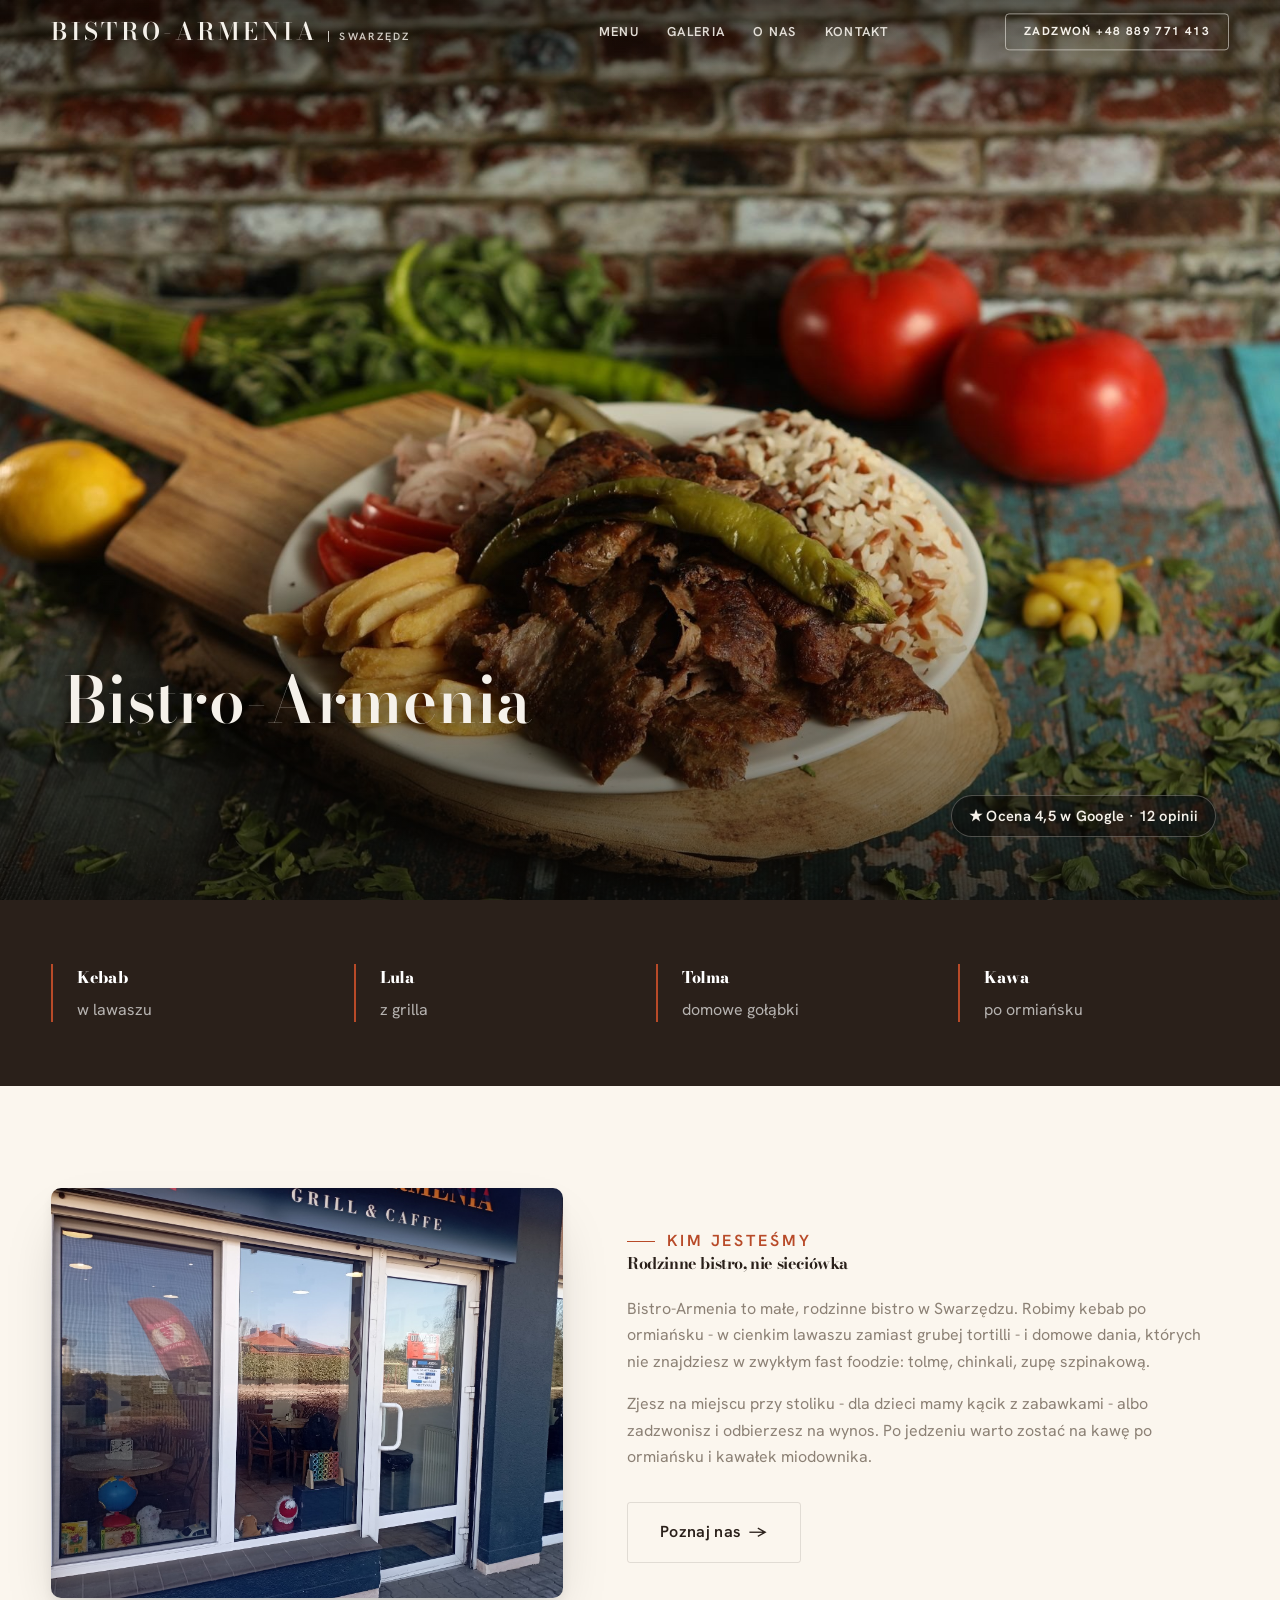
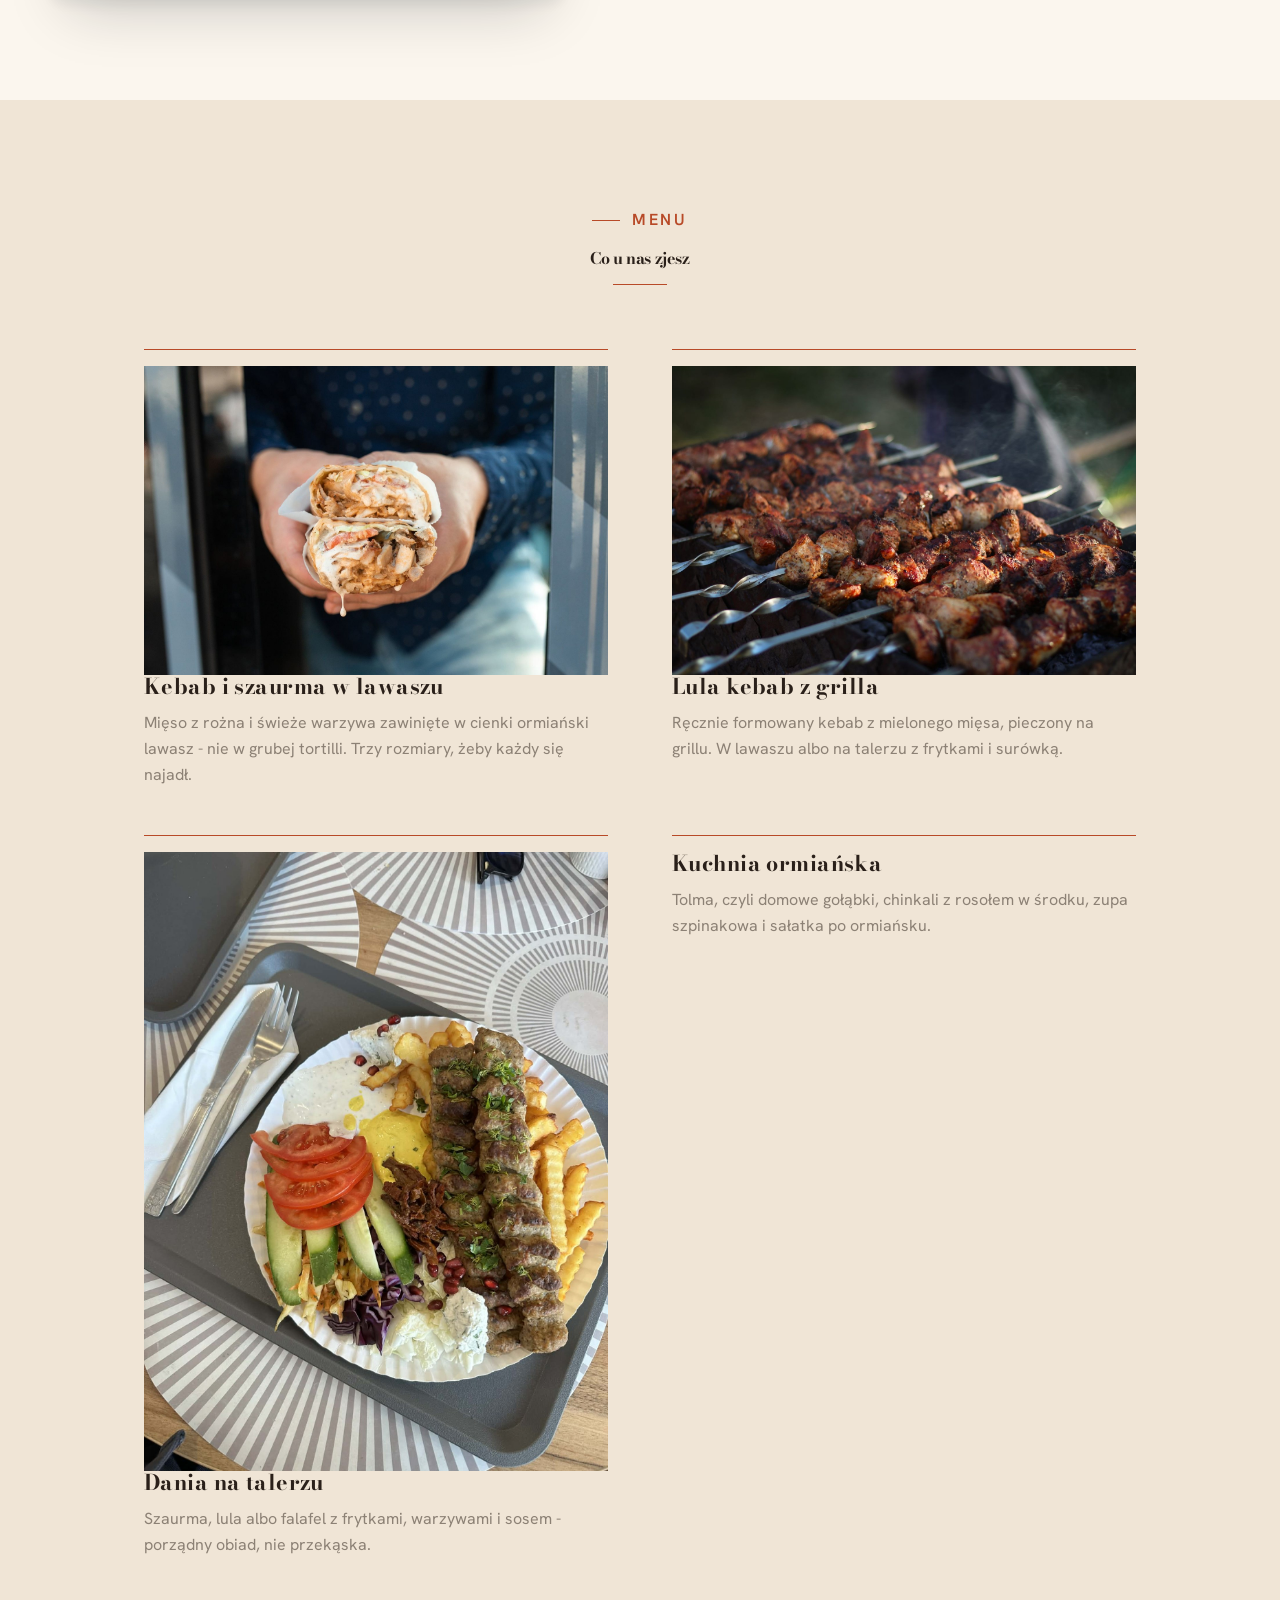
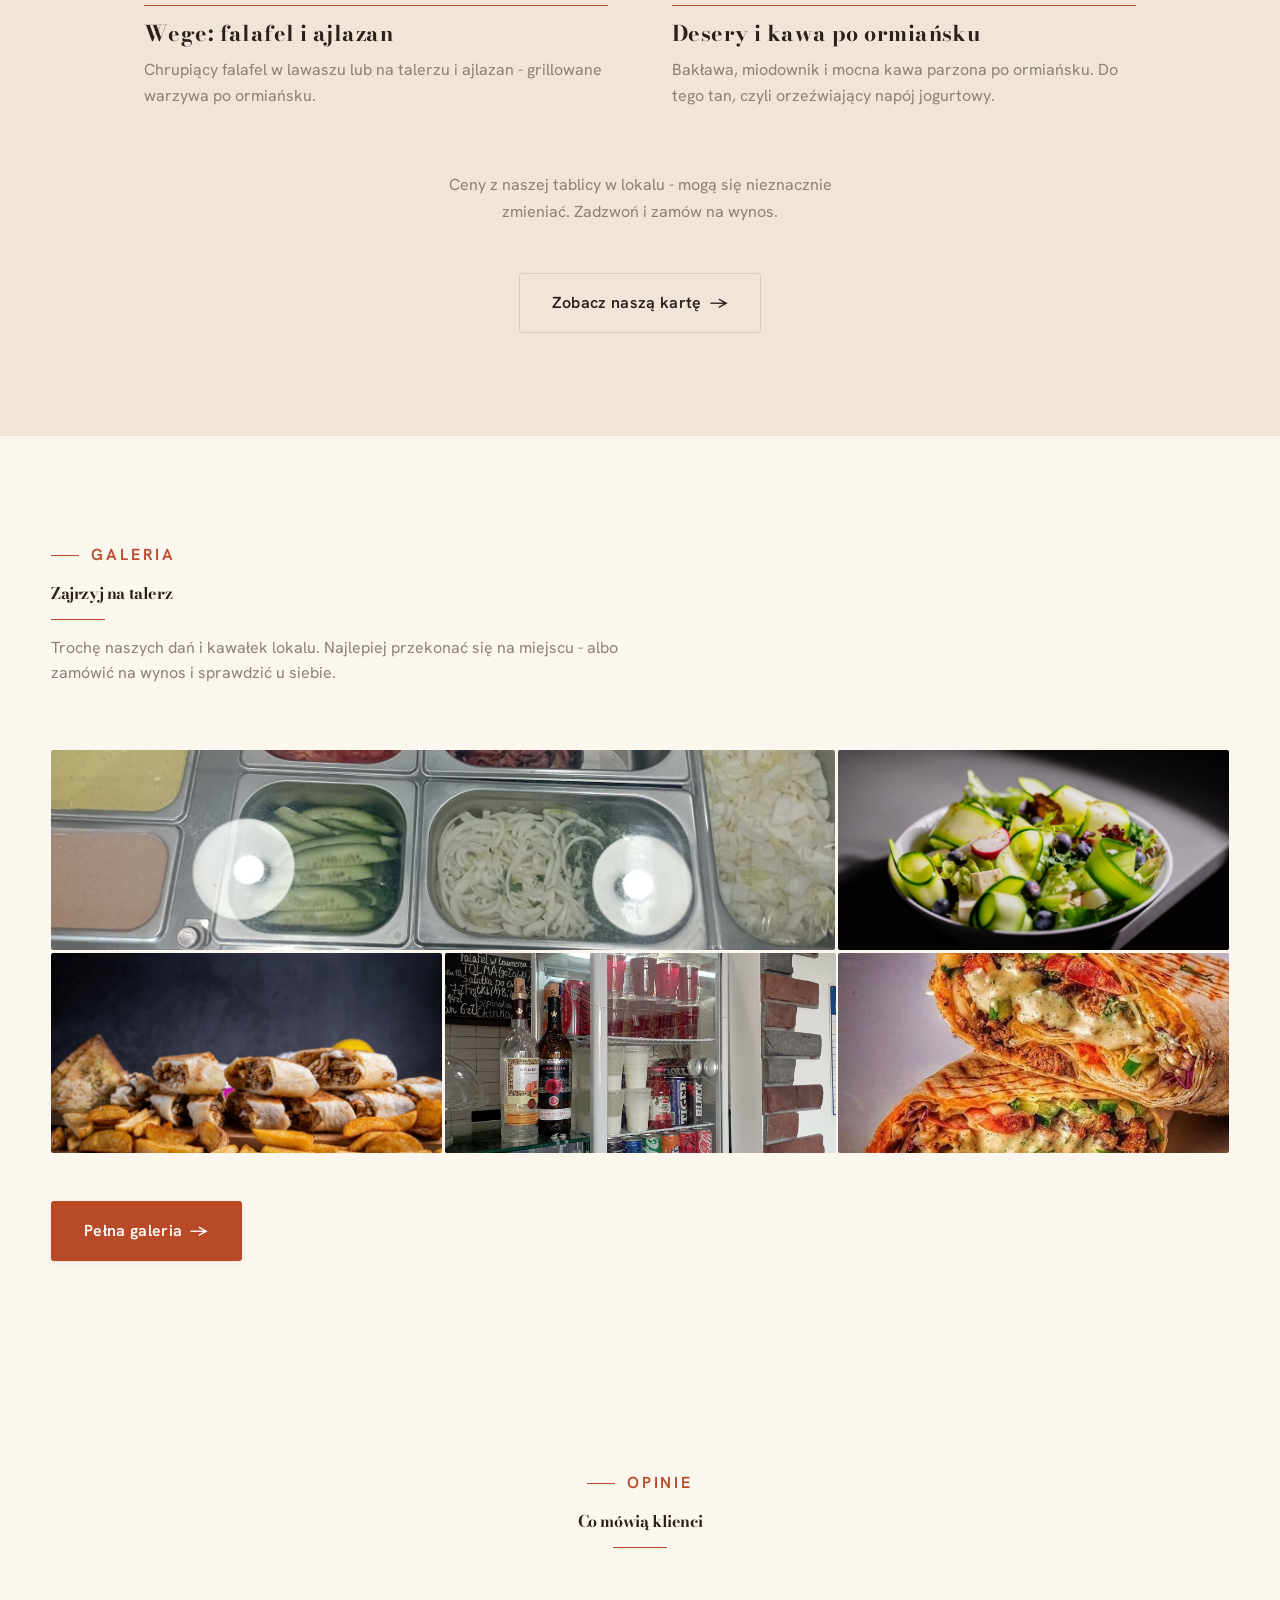
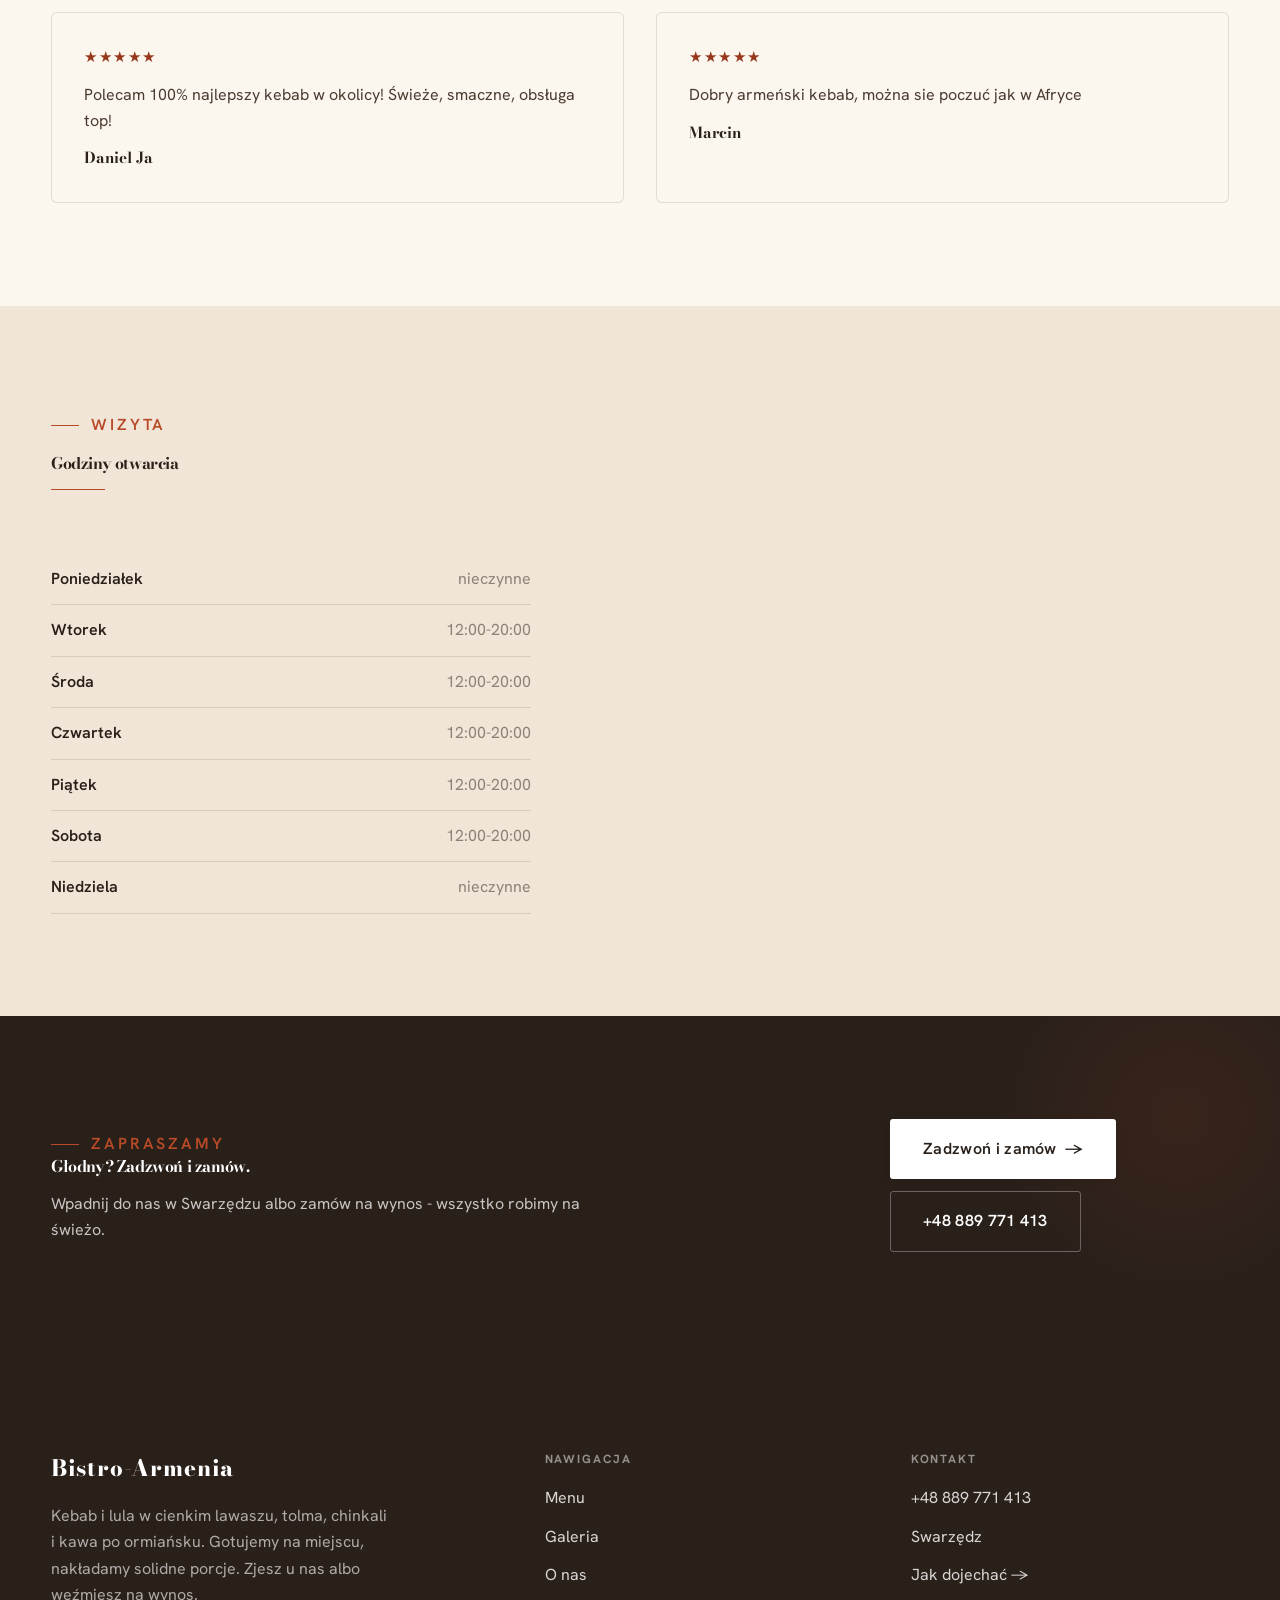
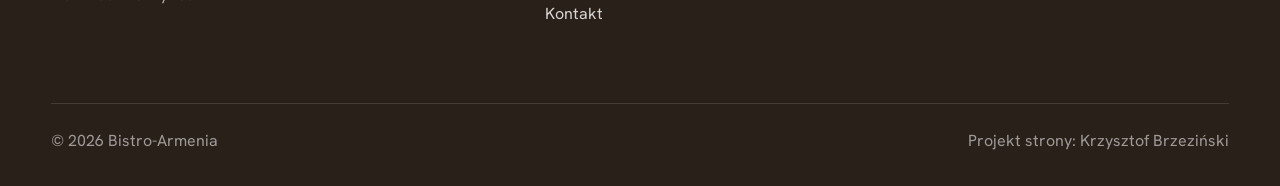
<file: index.html>
<!DOCTYPE html>
<html lang="pl">
<head>
<meta charset="UTF-8">
<meta name="viewport" content="width=device-width, initial-scale=1.0">
<title>Bistro-Armenia - Kuchnia ormiańska & kebab · Swarzędz</title>
<meta name="description" content="Bistro-Armenia - ormiańskie bistro · Swarzędz. Kebab w lawaszu, lula z grilla, tolma, chinkali i kawa po ormiańsku. Na miejscu i na wynos.">
<link rel="preconnect" href="https://fonts.googleapis.com">
<link rel="preconnect" href="https://fonts.gstatic.com" crossorigin>
<link href="https://fonts.googleapis.com/css2?family=Bodoni+Moda:wght@500;600;700&family=Hanken+Grotesk:wght@400;500;600&display=swap" rel="stylesheet">
<link rel="stylesheet" href="assets/styles.css">
</head>
<body>

<header class="nav">
  <div class="wrap nav-inner">
    <a class="brand" href="index.html"><span class="name">Bistro-Armenia</span><span class="sub">Swarzędz</span></a>
    <nav class="nav-links">
      <a href="oferta.html">Menu</a>
      <a href="realizacje.html">Galeria</a>
      <a href="o-nas.html">O nas</a>
      <a href="kontakt.html">Kontakt</a>
      <a href="tel:+48889771413" class="btn btn-accent">Zadzwoń +48 889 771 413</a>
    </nav>
    <button class="nav-toggle" aria-label="Menu"><span></span><span></span><span></span></button>
  </div>
</header>

<section class="hero-gastro">
  <img class="hg-bg" src="img/hero.jpg" alt="Bistro-Armenia">
  <div class="hg-veil"></div>
  <p class="hg-tagline">Bistro-Armenia</p>
  <p class="hg-rate">★ Ocena 4,5 w Google · 12 opinii</p>
</section>
<section class="strip" style="padding-block:0">
  <div class="wrap">
    <div class="item reveal"><div class="k">Kebab</div><div class="v">w lawaszu</div></div>
    <div class="item reveal"><div class="k">Lula</div><div class="v">z grilla</div></div>
    <div class="item reveal"><div class="k">Tolma</div><div class="v">domowe gołąbki</div></div>
    <div class="item reveal"><div class="k">Kawa</div><div class="v">po ormiańsku</div></div>
  </div>
</section>
<section>
  <div class="wrap split">
    <div class="split-art reveal"><img src="img/g5.jpg" alt="Bistro-Armenia - nasz lokal" loading="lazy"></div>
    <div class="split-copy reveal">
      <span class="eyebrow">Kim jesteśmy</span>
      <h2>Rodzinne bistro, nie sieciówka</h2>
      <p class="muted">Bistro-Armenia to małe, rodzinne bistro w Swarzędzu. Robimy kebab po ormiańsku - w cienkim lawaszu zamiast grubej tortilli - i domowe dania, których nie znajdziesz w zwykłym fast foodzie: tolmę, chinkali, zupę szpinakową.</p>
      <p class="muted">Zjesz na miejscu przy stoliku - dla dzieci mamy kącik z zabawkami - albo zadzwonisz i odbierzesz na wynos. Po jedzeniu warto zostać na kawę po ormiańsku i kawałek miodownika.</p>
      <a href="o-nas.html" class="btn btn-ghost">Poznaj nas <span class="arr">→</span></a>
    </div>
  </div>
</section>
<section id="menu" class="menu-sec">
  <div class="wrap">
    <div class="head center reveal">
      <span class="eyebrow">Menu</span>
      <h2>Co u nas zjesz</h2>
    </div>
    <div class="menu-cats has-prev">
      <div class="menu-cat reveal"><img class="mc-prev" src="img/g1.jpg" alt="" loading="lazy"><h3>Kebab i szaurma w lawaszu</h3><p>Mięso z rożna i świeże warzywa zawinięte w cienki ormiański lawasz - nie w grubej tortilli. Trzy rozmiary, żeby każdy się najadł.</p></div>
      <div class="menu-cat reveal"><img class="mc-prev" src="img/g11.jpg" alt="" loading="lazy"><h3>Lula kebab z grilla</h3><p>Ręcznie formowany kebab z mielonego mięsa, pieczony na grillu. W lawaszu albo na talerzu z frytkami i surówką.</p></div>
      <div class="menu-cat reveal"><img class="mc-prev" src="img/g8.jpg" alt="" loading="lazy"><h3>Dania na talerzu</h3><p>Szaurma, lula albo falafel z frytkami, warzywami i sosem - porządny obiad, nie przekąska.</p></div>
      <div class="menu-cat reveal"><h3>Kuchnia ormiańska</h3><p>Tolma, czyli domowe gołąbki, chinkali z rosołem w środku, zupa szpinakowa i sałatka po ormiańsku.</p></div>
      <div class="menu-cat reveal"><h3>Wege: falafel i ajlazan</h3><p>Chrupiący falafel w lawaszu lub na talerzu i ajlazan - grillowane warzywa po ormiańsku.</p></div>
      <div class="menu-cat reveal"><h3>Desery i kawa po ormiańsku</h3><p>Bakława, miodownik i mocna kawa parzona po ormiańsku. Do tego tan, czyli orzeźwiający napój jogurtowy.</p></div>
    </div>
    <p class="menu-note">Ceny z naszej tablicy w lokalu - mogą się nieznacznie zmieniać. Zadzwoń i zamów na wynos.</p>
    <div style="text-align:center;margin-top:var(--space-7)" class="reveal"><a href="oferta.html" class="btn btn-ghost">Zobacz naszą kartę <span class="arr">→</span></a></div>
  </div>
</section>
<section>
  <div class="wrap">
    <div class="head reveal">
      <span class="eyebrow">Galeria</span>
      <h2>Zajrzyj na talerz</h2>
      <p>Trochę naszych dań i kawałek lokalu. Najlepiej przekonać się na miejscu - albo zamówić na wynos i sprawdzić u siebie.</p>
    </div>
    <div class="gallery">
      <div class="tile t-two3 reveal"><img src="img/g3.jpg" alt="Świeże dodatki" loading="lazy"><div class="cap">Świeże dodatki</div></div>
      <div class="tile t-third reveal"><img src="img/g10.jpg" alt="Świeża sałatka" loading="lazy"><div class="cap">Świeża sałatka</div></div>
      <div class="tile t-third reveal"><img src="img/g4.jpg" alt="Szaurma w lawaszu" loading="lazy"><div class="cap">Szaurma w lawaszu</div></div>
      <div class="tile t-third reveal"><img src="img/g6.jpg" alt="Przy ladzie" loading="lazy"><div class="cap">Przy ladzie</div></div>
      <div class="tile t-third reveal"><img src="img/g9.jpg" alt="Grillowany kebab" loading="lazy"><div class="cap">Grillowany kebab</div></div>
    </div>
    <div style="margin-top:var(--space-7)" class="reveal"><a href="realizacje.html" class="btn btn-accent">Pełna galeria <span class="arr">→</span></a></div>
  </div>
</section>
<section class="opinie">
  <div class="wrap">
    <div class="head center reveal">
      <span class="eyebrow">Opinie</span>
      <h2>Co mówią klienci</h2>
    </div>
    <div class="opinie-grid">
      <figure class="op-card reveal"><span class="op-star">★★★★★</span><blockquote>Polecam 100% najlepszy kebab w okolicy! Świeże, smaczne, obsługa top!</blockquote><span class="op-autor">Daniel Ja</span></figure>
      <figure class="op-card reveal"><span class="op-star">★★★★★</span><blockquote>Dobry armeński kebab, można sie poczuć jak w Afryce</blockquote><span class="op-autor">Marcin</span></figure>
    </div>
  </div>
</section>
<section class="trust">
  <div class="wrap">
    <div class="head reveal">
      <span class="eyebrow">Wizyta</span>
      <h2>Godziny otwarcia</h2>
    </div>
    <div class="godz reveal">
      <div class="godz-row"><b>Poniedziałek</b><span>nieczynne</span></div>
      <div class="godz-row"><b>Wtorek</b><span>12:00-20:00</span></div>
      <div class="godz-row"><b>Środa</b><span>12:00-20:00</span></div>
      <div class="godz-row"><b>Czwartek</b><span>12:00-20:00</span></div>
      <div class="godz-row"><b>Piątek</b><span>12:00-20:00</span></div>
      <div class="godz-row"><b>Sobota</b><span>12:00-20:00</span></div>
      <div class="godz-row"><b>Niedziela</b><span>nieczynne</span></div>
    </div>
  </div>
</section>
<section class="cta">
  <div class="wrap">
    <div class="reveal">
      <span class="eyebrow">Zapraszamy</span>
      <h2>Głodny? Zadzwoń i zamów.</h2>
      <p>Wpadnij do nas w Swarzędzu albo zamów na wynos - wszystko robimy na świeżo.</p>
    </div>
    <div class="cta-actions reveal">
      <a href="kontakt.html" class="btn btn-light">Zadzwoń i zamów <span class="arr">→</span></a>
      <a href="tel:+48889771413" class="btn btn-ghost" style="color:#fff;border-color:rgba(255,255,255,.3)">+48 889 771 413</a>
    </div>
  </div>
</section>

<footer>
  <div class="wrap">
    <div class="foot-grid">
      <div class="foot-brand">
        <div class="name">Bistro-Armenia</div>
        <p>Kebab i lula w cienkim lawaszu, tolma, chinkali i kawa po ormiańsku. Gotujemy na miejscu, nakładamy solidne porcje. Zjesz u nas albo weźmiesz na wynos.</p>
      </div>
      <div class="foot-col">
        <h4>Nawigacja</h4>
        <a href="oferta.html">Menu</a>
        <a href="realizacje.html">Galeria</a>
        <a href="o-nas.html">O nas</a>
        <a href="kontakt.html">Kontakt</a>
      </div>
      <div class="foot-col">
        <h4>Kontakt</h4>
        <a href="tel:+48889771413">+48 889 771 413</a>
        <p>Swarzędz</p>
        <a href="https://maps.app.goo.gl/7yBMcy4chgNHYX4x9" target="_blank" rel="noopener">Jak dojechać →</a>
      </div>
    </div>
    <div class="foot-bot">
      <span>© 2026 Bistro-Armenia</span>
      <span>Projekt strony: Krzysztof Brzeziński</span>
    </div>
  </div>
</footer>
<div class="sticky-reserve"><a class="sr-book" href="kontakt.html">Zadzwoń i zamów</a><a class="sr-call" href="tel:+48889771413" aria-label="Zadzwoń"><svg class="ico-tel" width="16" height="16" viewBox="0 0 24 24" fill="none" aria-hidden="true"><path d="M6.6 10.8a15.5 15.5 0 0 0 6.6 6.6l2.2-2.2a1 1 0 0 1 1-.24 11.4 11.4 0 0 0 3.6.58 1 1 0 0 1 1 1V20a1 1 0 0 1-1 1A17 17 0 0 1 3 4a1 1 0 0 1 1-1h3.5a1 1 0 0 1 1 1c0 1.25.2 2.46.58 3.6a1 1 0 0 1-.25 1l-2.23 2.2Z" fill="currentColor"/></svg></a></div>

<script src="assets/main.js"></script>
</body>
</html>
</file>
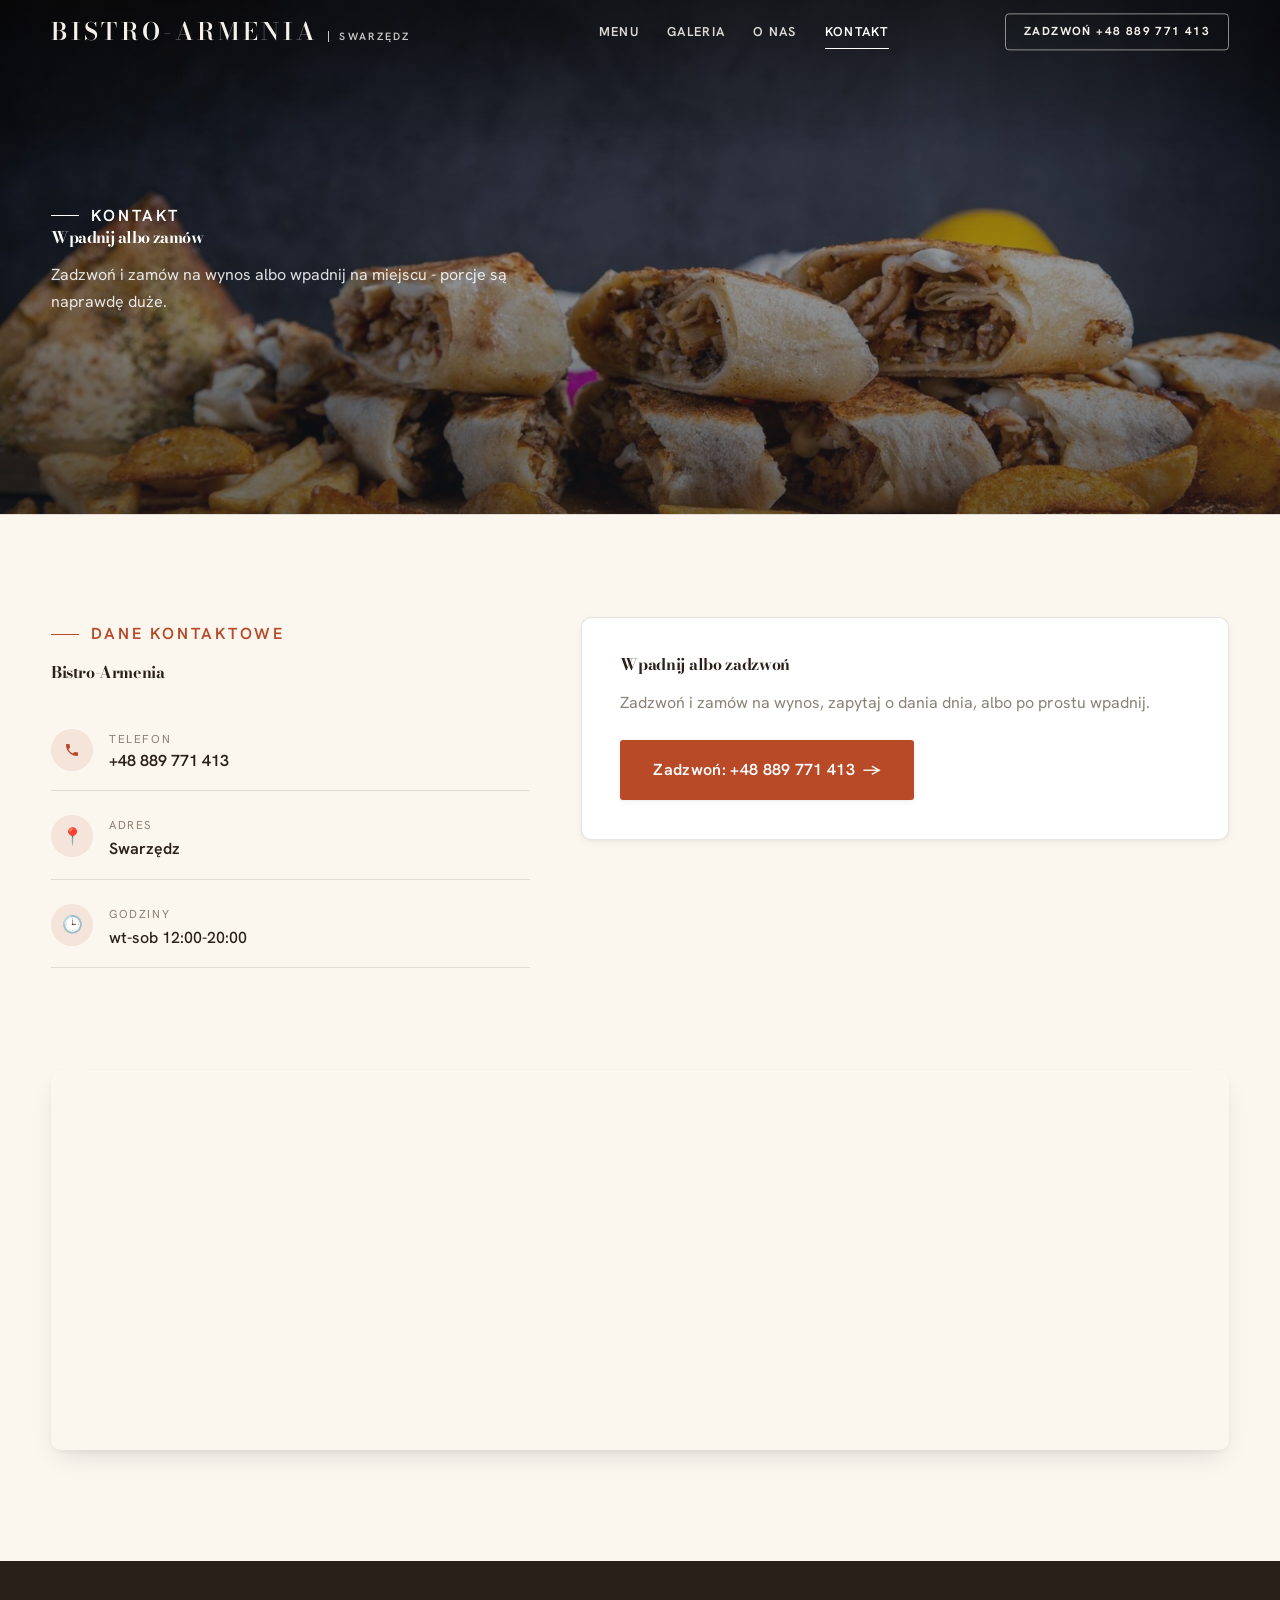
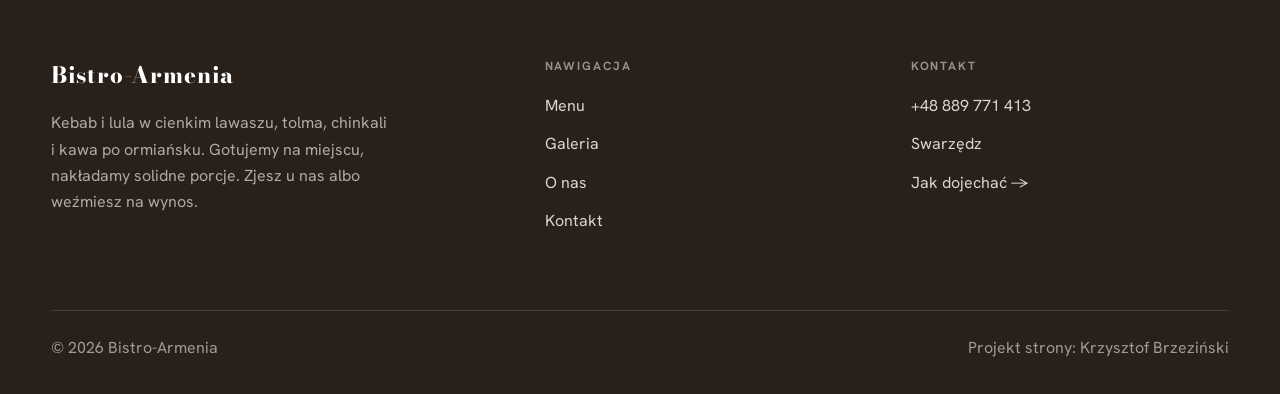
<file: kontakt.html>
<!DOCTYPE html>
<html lang="pl">
<head>
<meta charset="UTF-8">
<meta name="viewport" content="width=device-width, initial-scale=1.0">
<title>Kontakt - Bistro-Armenia</title>
<meta name="description" content="Kontakt Bistro-Armenia - Swarzędz">
<link rel="preconnect" href="https://fonts.googleapis.com">
<link rel="preconnect" href="https://fonts.gstatic.com" crossorigin>
<link href="https://fonts.googleapis.com/css2?family=Bodoni+Moda:wght@500;600;700&family=Hanken+Grotesk:wght@400;500;600&display=swap" rel="stylesheet">
<link rel="stylesheet" href="assets/styles.css">
</head>
<body>

<header class="nav">
  <div class="wrap nav-inner">
    <a class="brand" href="index.html"><span class="name">Bistro-Armenia</span><span class="sub">Swarzędz</span></a>
    <nav class="nav-links">
      <a href="oferta.html">Menu</a>
      <a href="realizacje.html">Galeria</a>
      <a href="o-nas.html">O nas</a>
      <a href="kontakt.html" class="active">Kontakt</a>
      <a href="tel:+48889771413" class="btn btn-accent">Zadzwoń +48 889 771 413</a>
    </nav>
    <button class="nav-toggle" aria-label="Menu"><span></span><span></span><span></span></button>
  </div>
</header>

<section class="pagehead">
  <img src="img/g4.jpg" alt="Bistro-Armenia - Wpadnij albo zamów">
  <div class="wrap">
    <span class="eyebrow">Kontakt</span>
    <h1>Wpadnij albo zamów</h1>
    <p>Zadzwoń i zamów na wynos albo wpadnij na miejscu - porcje są naprawdę duże.</p>
  </div>
</section>
<section>
  <div class="wrap contact-grid">
    <div class="reveal">
      <span class="eyebrow">Dane kontaktowe</span>
      <h2 style="margin:var(--space-4) 0 var(--space-6)">Bistro-Armenia</h2>
      <div class="info-list">
        <div class="info-row"><div class="ic"><svg class="ico-tel" width="16" height="16" viewBox="0 0 24 24" fill="none" aria-hidden="true"><path d="M6.6 10.8a15.5 15.5 0 0 0 6.6 6.6l2.2-2.2a1 1 0 0 1 1-.24 11.4 11.4 0 0 0 3.6.58 1 1 0 0 1 1 1V20a1 1 0 0 1-1 1A17 17 0 0 1 3 4a1 1 0 0 1 1-1h3.5a1 1 0 0 1 1 1c0 1.25.2 2.46.58 3.6a1 1 0 0 1-.25 1l-2.23 2.2Z" fill="currentColor"/></svg></div><div><div class="lbl">Telefon</div><a class="val" href="tel:+48889771413">+48 889 771 413</a></div></div>
        <div class="info-row"><div class="ic">📍</div><div><div class="lbl">Adres</div><div class="val">Swarzędz</div></div></div>
        <div class="info-row"><div class="ic">🕒</div><div><div class="lbl">Godziny</div><div class="val" style="font-weight:500">wt-sob 12:00-20:00</div></div></div>
      </div>
    </div>
    <div class="reveal">
      <div class="form">
        <h3 style="margin-bottom:var(--space-4)">Wpadnij albo zadzwoń</h3>
        <p class="muted" style="margin-bottom:var(--space-5)">Zadzwoń i zamów na wynos, zapytaj o dania dnia, albo po prostu wpadnij.</p>
        <a href="tel:+48889771413" class="btn btn-accent" style="justify-content:center">Zadzwoń: +48 889 771 413 <span class="arr">→</span></a>
      </div>
    </div>
  </div>
</section>
<section style="padding-top:0">
  <div class="wrap reveal">
    <iframe class="map" title="Bistro-Armenia - Swarzędz" src="https://maps.google.com/maps?q=52.397862%2C17.0707051&z=15&output=embed" loading="lazy" referrerpolicy="no-referrer-when-downgrade"></iframe>
  </div>
</section>

<footer>
  <div class="wrap">
    <div class="foot-grid">
      <div class="foot-brand">
        <div class="name">Bistro-Armenia</div>
        <p>Kebab i lula w cienkim lawaszu, tolma, chinkali i kawa po ormiańsku. Gotujemy na miejscu, nakładamy solidne porcje. Zjesz u nas albo weźmiesz na wynos.</p>
      </div>
      <div class="foot-col">
        <h4>Nawigacja</h4>
        <a href="oferta.html">Menu</a>
        <a href="realizacje.html">Galeria</a>
        <a href="o-nas.html">O nas</a>
        <a href="kontakt.html">Kontakt</a>
      </div>
      <div class="foot-col">
        <h4>Kontakt</h4>
        <a href="tel:+48889771413">+48 889 771 413</a>
        <p>Swarzędz</p>
        <a href="https://maps.app.goo.gl/7yBMcy4chgNHYX4x9" target="_blank" rel="noopener">Jak dojechać →</a>
      </div>
    </div>
    <div class="foot-bot">
      <span>© 2026 Bistro-Armenia</span>
      <span>Projekt strony: Krzysztof Brzeziński</span>
    </div>
  </div>
</footer>
<div class="sticky-reserve"><a class="sr-book" href="kontakt.html">Zadzwoń i zamów</a><a class="sr-call" href="tel:+48889771413" aria-label="Zadzwoń"><svg class="ico-tel" width="16" height="16" viewBox="0 0 24 24" fill="none" aria-hidden="true"><path d="M6.6 10.8a15.5 15.5 0 0 0 6.6 6.6l2.2-2.2a1 1 0 0 1 1-.24 11.4 11.4 0 0 0 3.6.58 1 1 0 0 1 1 1V20a1 1 0 0 1-1 1A17 17 0 0 1 3 4a1 1 0 0 1 1-1h3.5a1 1 0 0 1 1 1c0 1.25.2 2.46.58 3.6a1 1 0 0 1-.25 1l-2.23 2.2Z" fill="currentColor"/></svg></a></div>

<script src="assets/main.js"></script>
</body>
</html>
</file>
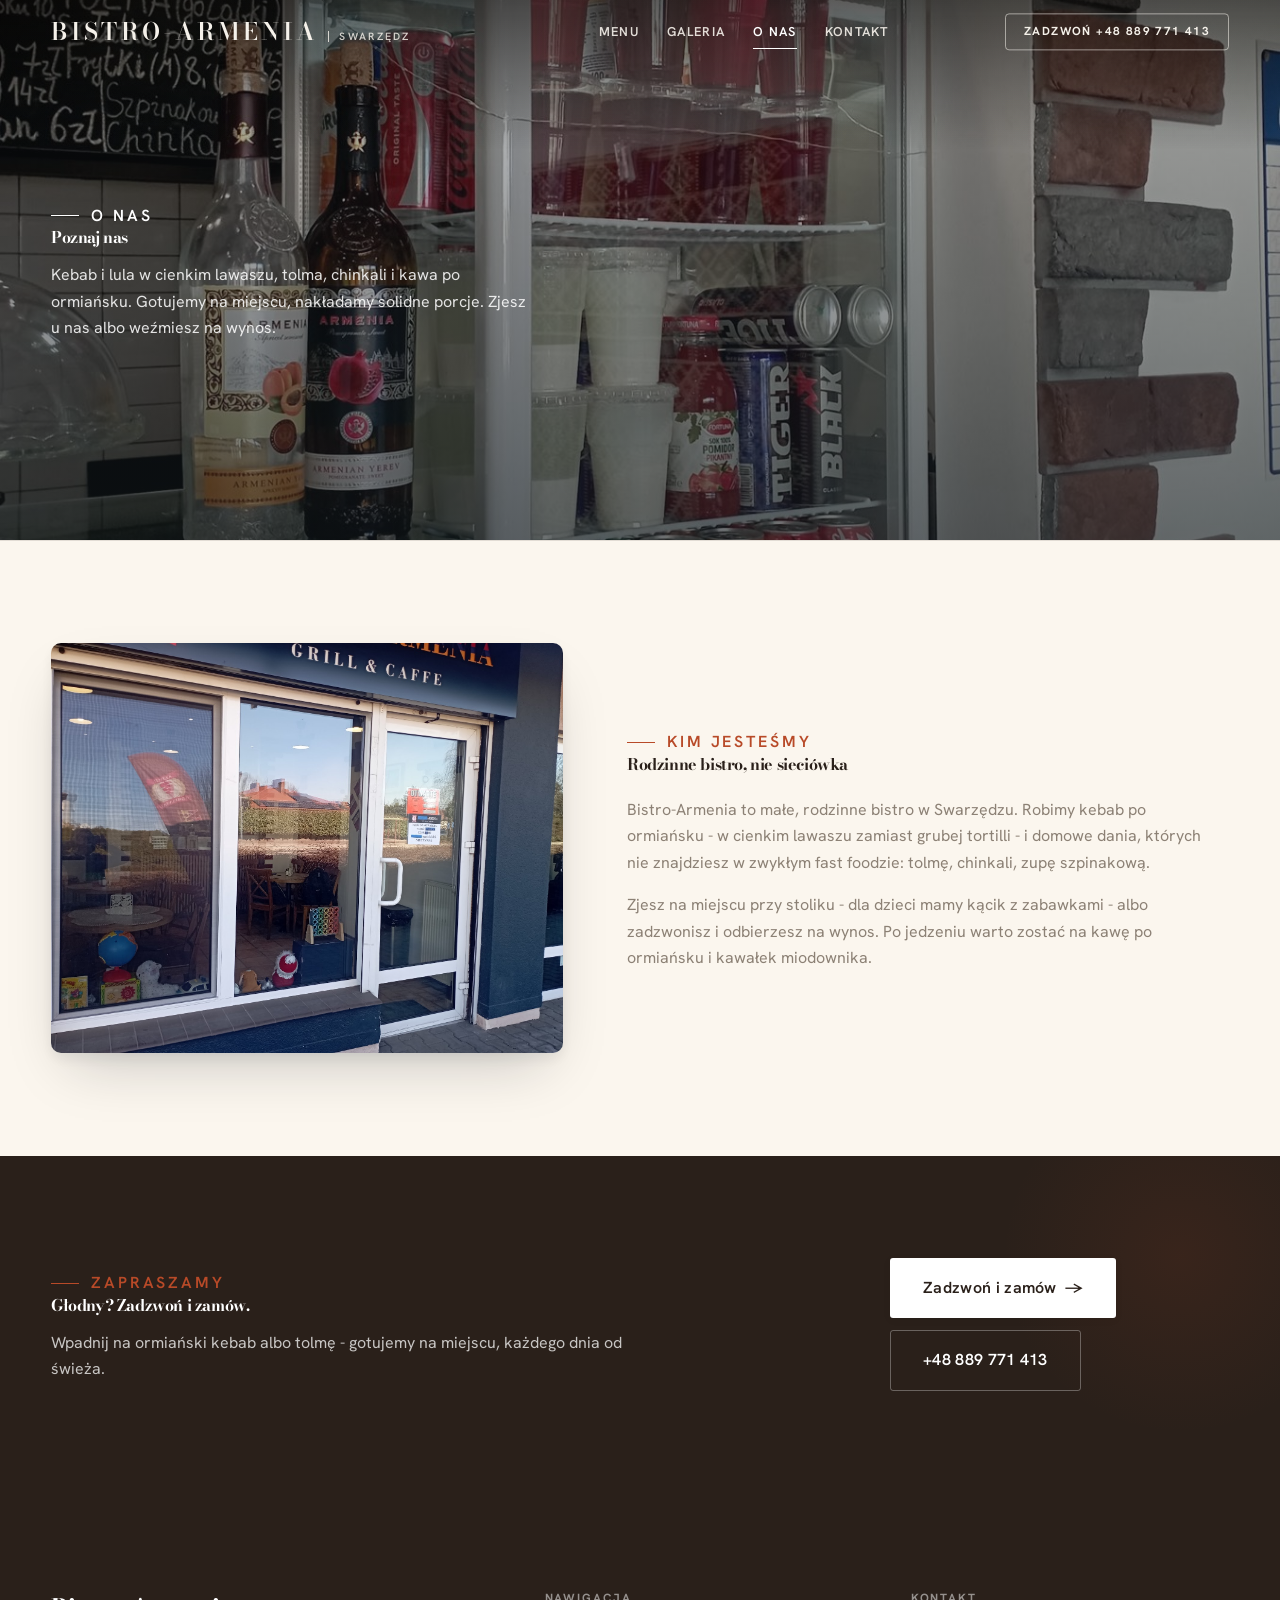
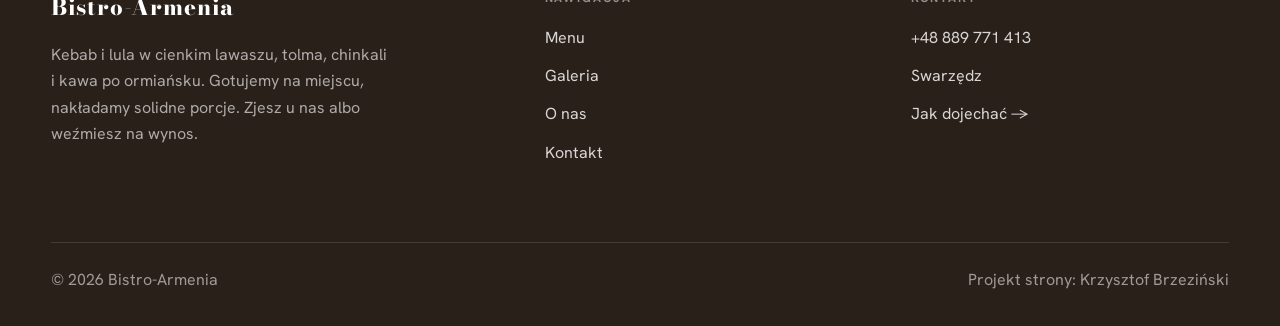
<file: o-nas.html>
<!DOCTYPE html>
<html lang="pl">
<head>
<meta charset="UTF-8">
<meta name="viewport" content="width=device-width, initial-scale=1.0">
<title>O nas - Bistro-Armenia</title>
<meta name="description" content="Bistro-Armenia - ormiańskie bistro · Swarzędz. Kebab w lawaszu, lula z grilla, tolma, chinkali i kawa po ormiańsku. Na miejscu i na wynos.">
<link rel="preconnect" href="https://fonts.googleapis.com">
<link rel="preconnect" href="https://fonts.gstatic.com" crossorigin>
<link href="https://fonts.googleapis.com/css2?family=Bodoni+Moda:wght@500;600;700&family=Hanken+Grotesk:wght@400;500;600&display=swap" rel="stylesheet">
<link rel="stylesheet" href="assets/styles.css">
</head>
<body>

<header class="nav">
  <div class="wrap nav-inner">
    <a class="brand" href="index.html"><span class="name">Bistro-Armenia</span><span class="sub">Swarzędz</span></a>
    <nav class="nav-links">
      <a href="oferta.html">Menu</a>
      <a href="realizacje.html">Galeria</a>
      <a href="o-nas.html" class="active">O nas</a>
      <a href="kontakt.html">Kontakt</a>
      <a href="tel:+48889771413" class="btn btn-accent">Zadzwoń +48 889 771 413</a>
    </nav>
    <button class="nav-toggle" aria-label="Menu"><span></span><span></span><span></span></button>
  </div>
</header>

<section class="pagehead">
  <img src="img/g6.jpg" alt="Bistro-Armenia - Poznaj nas">
  <div class="wrap">
    <span class="eyebrow">O nas</span>
    <h1>Poznaj nas</h1>
    <p>Kebab i lula w cienkim lawaszu, tolma, chinkali i kawa po ormiańsku. Gotujemy na miejscu, nakładamy solidne porcje. Zjesz u nas albo weźmiesz na wynos.</p>
  </div>
</section>
<section>
  <div class="wrap split">
    <div class="split-art reveal"><img src="img/g5.jpg" alt="Bistro-Armenia" loading="lazy"></div>
    <div class="split-copy reveal">
      <span class="eyebrow">Kim jesteśmy</span>
      <h2>Rodzinne bistro, nie sieciówka</h2>
      <p class="muted">Bistro-Armenia to małe, rodzinne bistro w Swarzędzu. Robimy kebab po ormiańsku - w cienkim lawaszu zamiast grubej tortilli - i domowe dania, których nie znajdziesz w zwykłym fast foodzie: tolmę, chinkali, zupę szpinakową.</p>
      <p class="muted">Zjesz na miejscu przy stoliku - dla dzieci mamy kącik z zabawkami - albo zadzwonisz i odbierzesz na wynos. Po jedzeniu warto zostać na kawę po ormiańsku i kawałek miodownika.</p>
    </div>
  </div>
</section>


<section class="cta">
  <div class="wrap">
    <div class="reveal">
      <span class="eyebrow">Zapraszamy</span>
      <h2>Głodny? Zadzwoń i zamów.</h2>
      <p>Wpadnij na ormiański kebab albo tolmę - gotujemy na miejscu, każdego dnia od świeża.</p>
    </div>
    <div class="cta-actions reveal">
      <a href="kontakt.html" class="btn btn-light">Zadzwoń i zamów <span class="arr">→</span></a>
      <a href="tel:+48889771413" class="btn btn-ghost" style="color:#fff;border-color:rgba(255,255,255,.3)">+48 889 771 413</a>
    </div>
  </div>
</section>

<footer>
  <div class="wrap">
    <div class="foot-grid">
      <div class="foot-brand">
        <div class="name">Bistro-Armenia</div>
        <p>Kebab i lula w cienkim lawaszu, tolma, chinkali i kawa po ormiańsku. Gotujemy na miejscu, nakładamy solidne porcje. Zjesz u nas albo weźmiesz na wynos.</p>
      </div>
      <div class="foot-col">
        <h4>Nawigacja</h4>
        <a href="oferta.html">Menu</a>
        <a href="realizacje.html">Galeria</a>
        <a href="o-nas.html">O nas</a>
        <a href="kontakt.html">Kontakt</a>
      </div>
      <div class="foot-col">
        <h4>Kontakt</h4>
        <a href="tel:+48889771413">+48 889 771 413</a>
        <p>Swarzędz</p>
        <a href="https://maps.app.goo.gl/7yBMcy4chgNHYX4x9" target="_blank" rel="noopener">Jak dojechać →</a>
      </div>
    </div>
    <div class="foot-bot">
      <span>© 2026 Bistro-Armenia</span>
      <span>Projekt strony: Krzysztof Brzeziński</span>
    </div>
  </div>
</footer>
<div class="sticky-reserve"><a class="sr-book" href="kontakt.html">Zadzwoń i zamów</a><a class="sr-call" href="tel:+48889771413" aria-label="Zadzwoń"><svg class="ico-tel" width="16" height="16" viewBox="0 0 24 24" fill="none" aria-hidden="true"><path d="M6.6 10.8a15.5 15.5 0 0 0 6.6 6.6l2.2-2.2a1 1 0 0 1 1-.24 11.4 11.4 0 0 0 3.6.58 1 1 0 0 1 1 1V20a1 1 0 0 1-1 1A17 17 0 0 1 3 4a1 1 0 0 1 1-1h3.5a1 1 0 0 1 1 1c0 1.25.2 2.46.58 3.6a1 1 0 0 1-.25 1l-2.23 2.2Z" fill="currentColor"/></svg></a></div>

<script src="assets/main.js"></script>
</body>
</html>
</file>
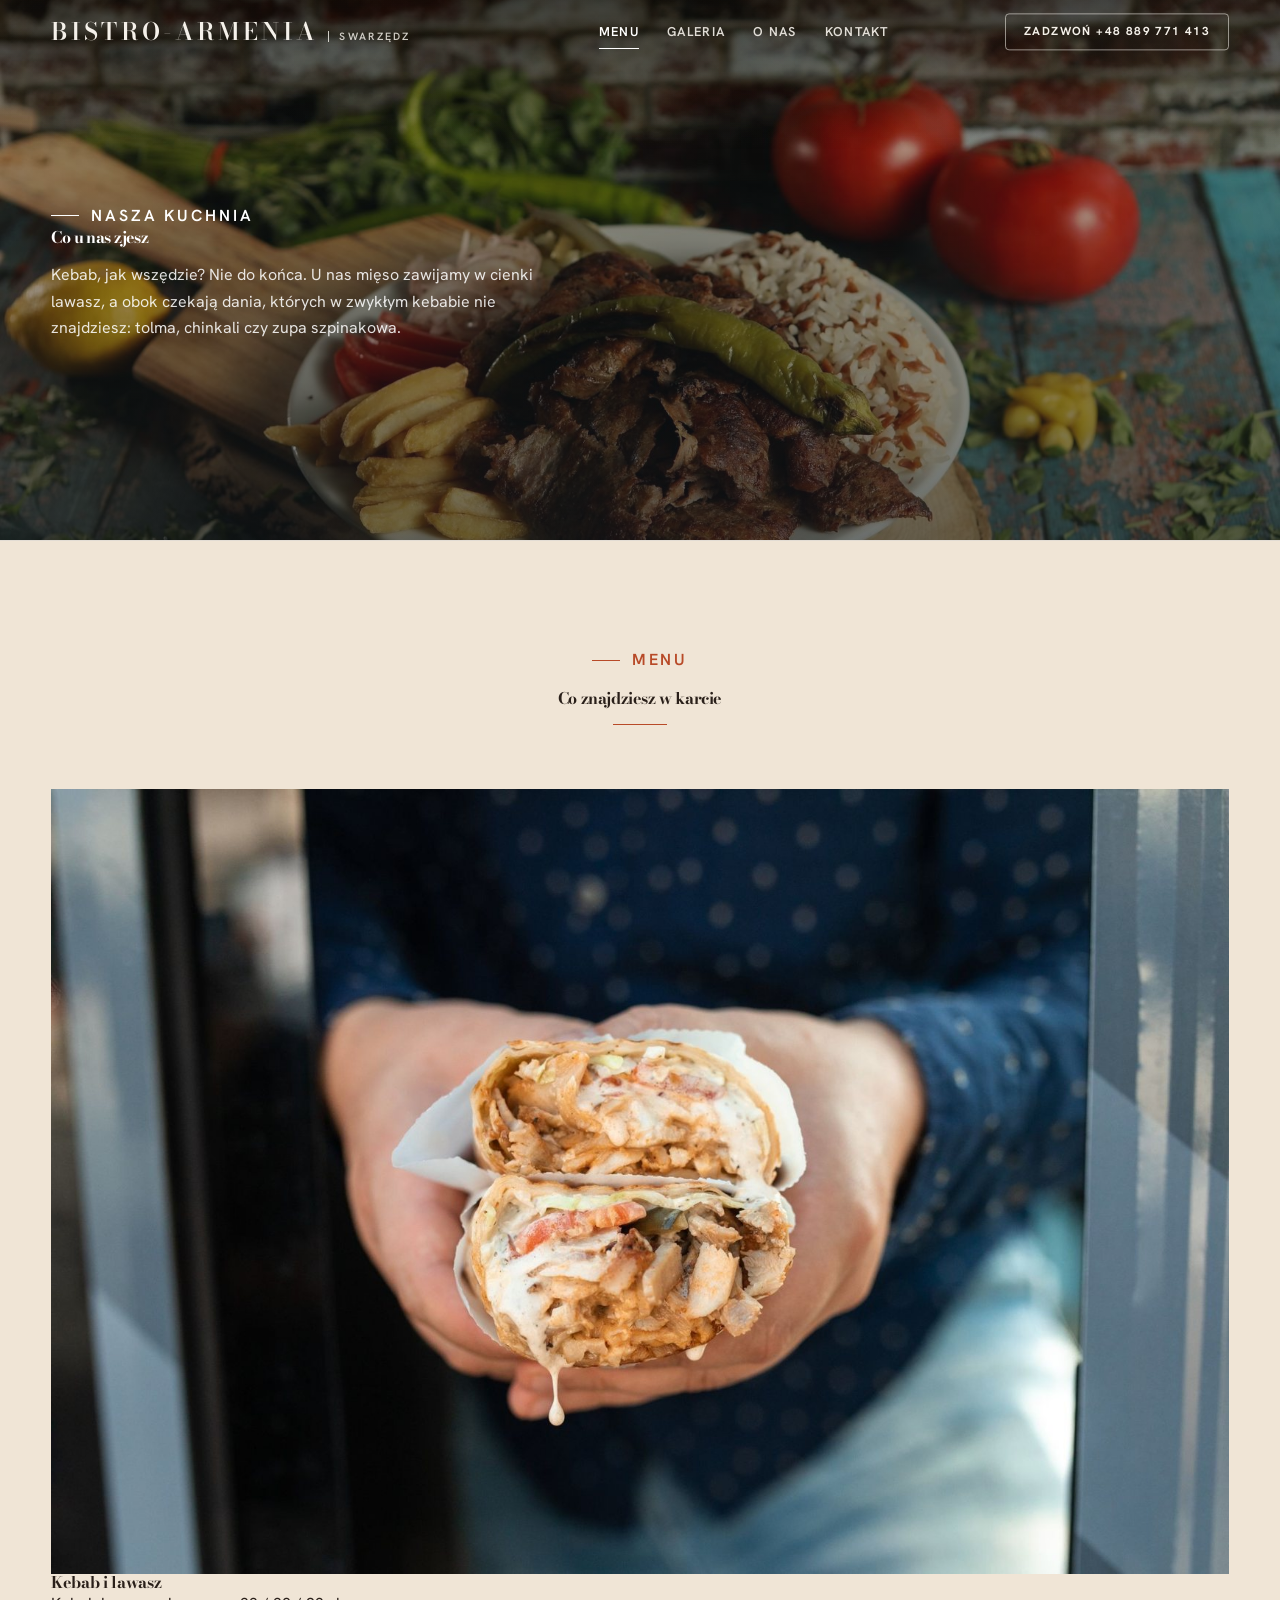
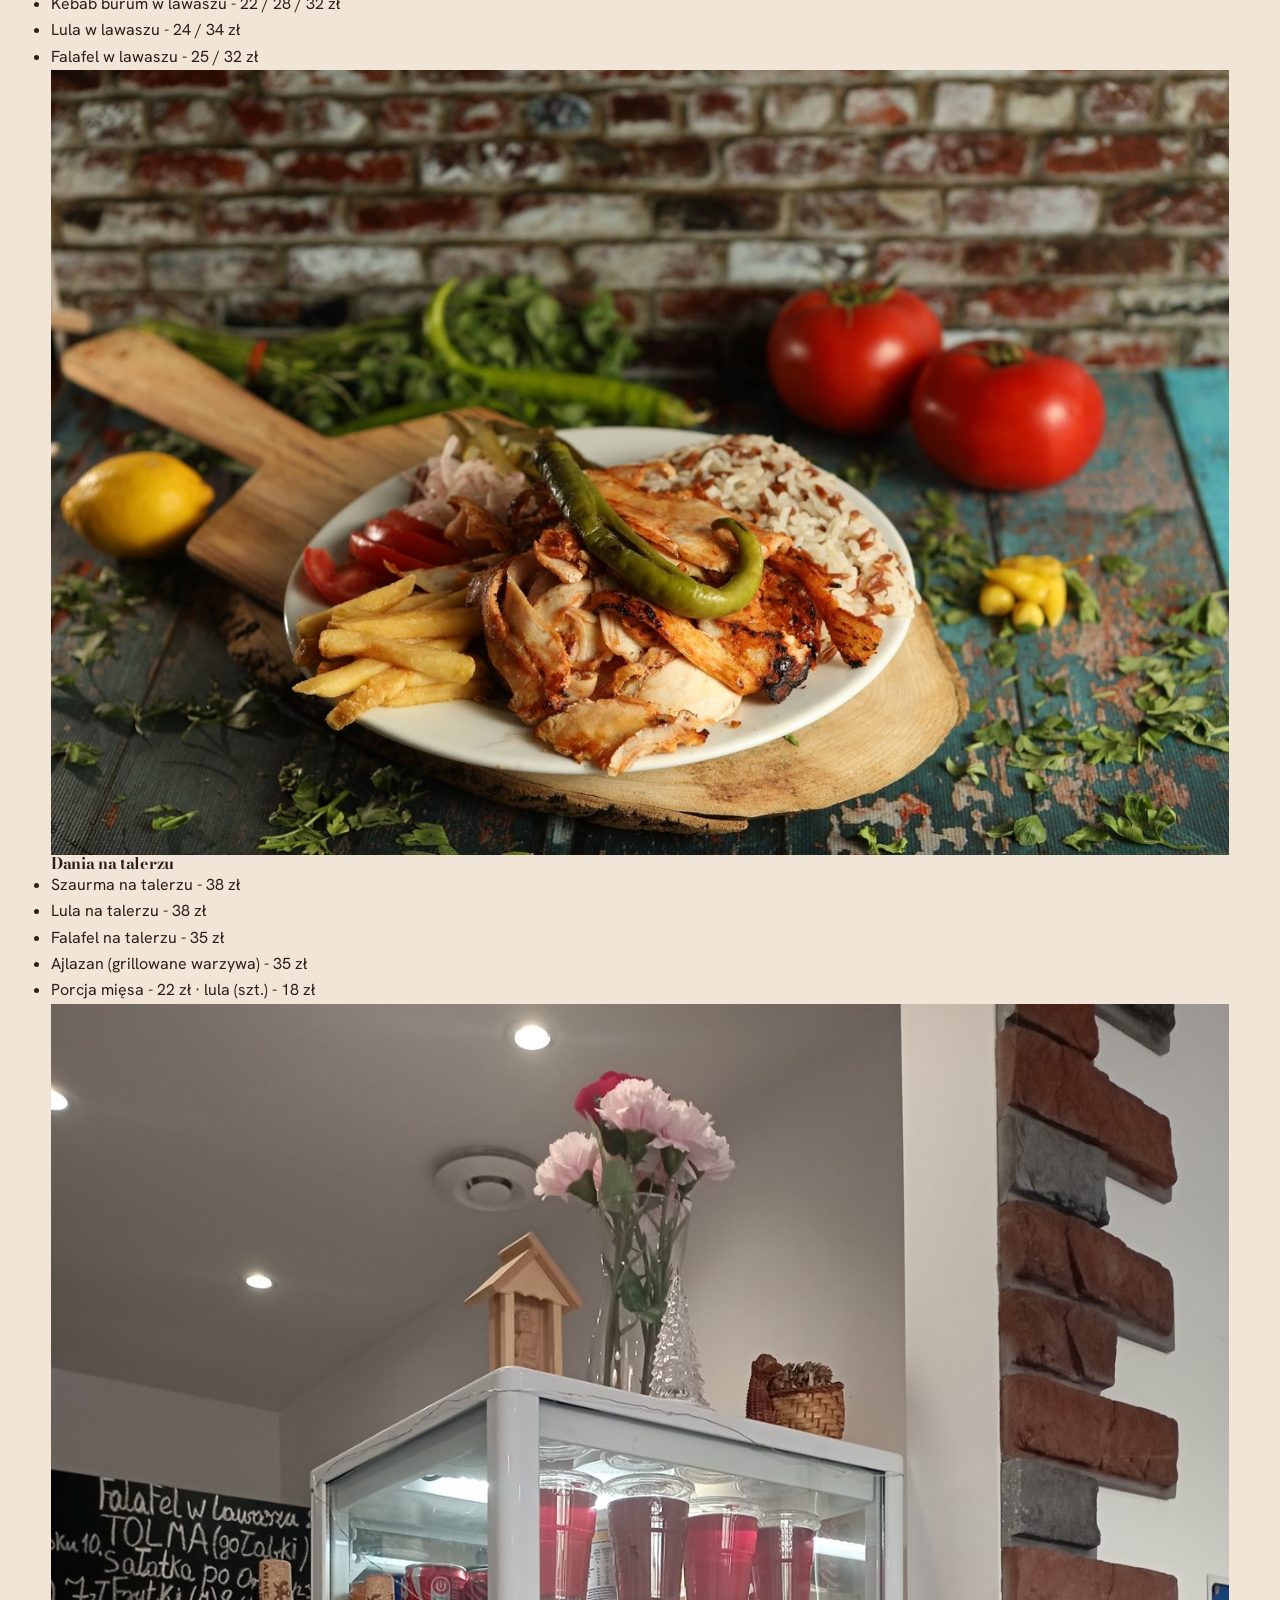
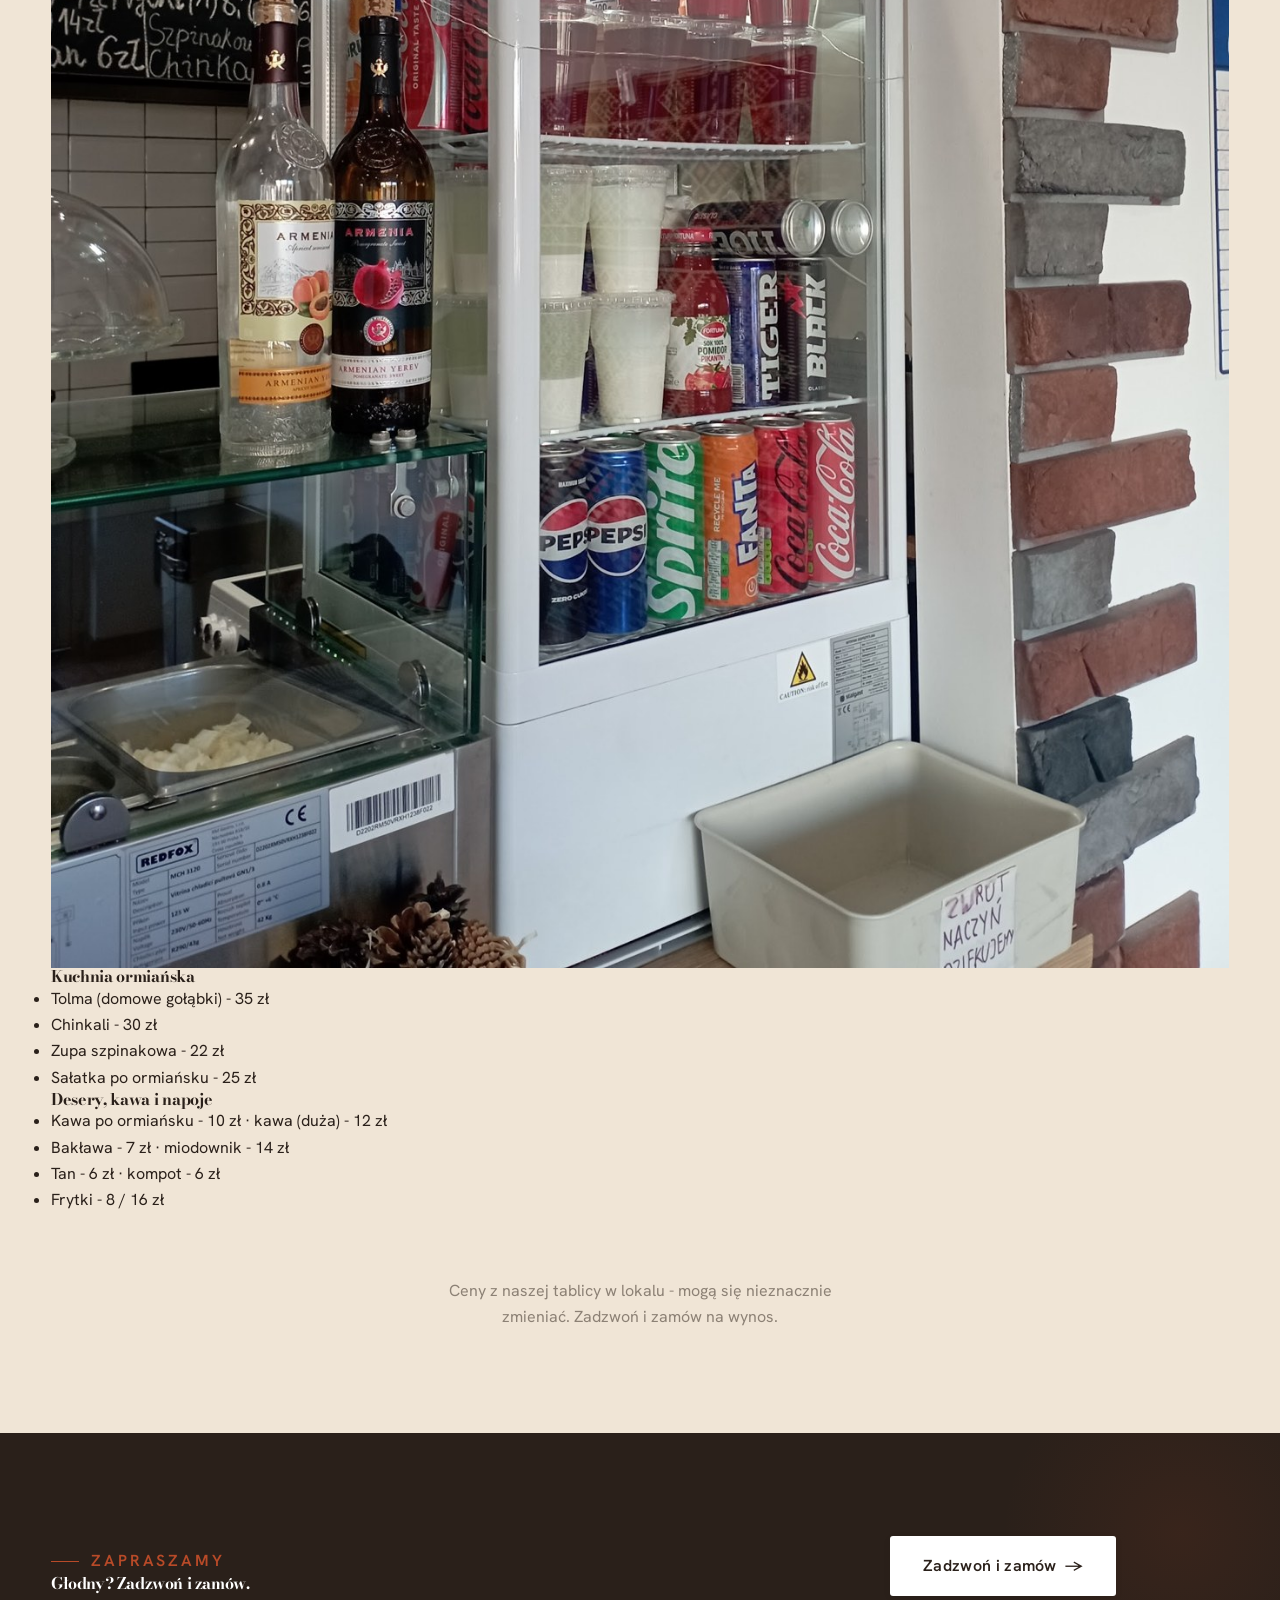
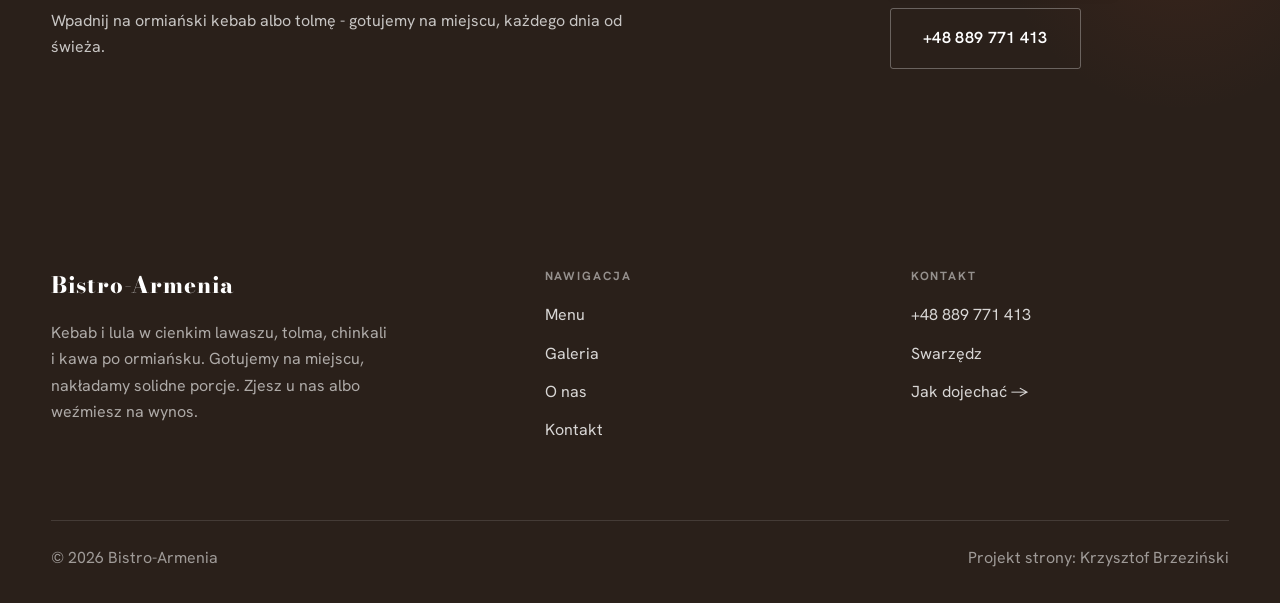
<file: oferta.html>
<!DOCTYPE html>
<html lang="pl">
<head>
<meta charset="UTF-8">
<meta name="viewport" content="width=device-width, initial-scale=1.0">
<title>Nasza kuchnia - Bistro-Armenia</title>
<meta name="description" content="Bistro-Armenia - ormiańskie bistro · Swarzędz. Kebab w lawaszu, lula z grilla, tolma, chinkali i kawa po ormiańsku. Na miejscu i na wynos.">
<link rel="preconnect" href="https://fonts.googleapis.com">
<link rel="preconnect" href="https://fonts.gstatic.com" crossorigin>
<link href="https://fonts.googleapis.com/css2?family=Bodoni+Moda:wght@500;600;700&family=Hanken+Grotesk:wght@400;500;600&display=swap" rel="stylesheet">
<link rel="stylesheet" href="assets/styles.css">
</head>
<body>

<header class="nav">
  <div class="wrap nav-inner">
    <a class="brand" href="index.html"><span class="name">Bistro-Armenia</span><span class="sub">Swarzędz</span></a>
    <nav class="nav-links">
      <a href="oferta.html" class="active">Menu</a>
      <a href="realizacje.html">Galeria</a>
      <a href="o-nas.html">O nas</a>
      <a href="kontakt.html">Kontakt</a>
      <a href="tel:+48889771413" class="btn btn-accent">Zadzwoń +48 889 771 413</a>
    </nav>
    <button class="nav-toggle" aria-label="Menu"><span></span><span></span><span></span></button>
  </div>
</header>

<section class="pagehead">
  <img src="img/hero.jpg" alt="Bistro-Armenia - Co u nas zjesz">
  <div class="wrap">
    <span class="eyebrow">Nasza kuchnia</span>
    <h1>Co u nas zjesz</h1>
    <p>Kebab, jak wszędzie? Nie do końca. U nas mięso zawijamy w cienki lawasz, a obok czekają dania, których w zwykłym kebabie nie znajdziesz: tolma, chinkali czy zupa szpinakowa.</p>
  </div>
</section>
<section class="menu-sec">
  <div class="wrap">
    <div class="head center reveal">
      <span class="eyebrow">Menu</span>
      <h2>Co znajdziesz w karcie</h2>
    </div>
    <div class="menu-full">
      <div class="mf-cat reveal"><img class="mf-thumb" src="img/g1.jpg" alt="Kebab i lawasz" loading="lazy">
        <h3>Kebab i lawasz</h3>
        <ul class="mf-list"><li>Kebab burum w lawaszu - 22 / 28 / 32 zł</li><li>Lula w lawaszu - 24 / 34 zł</li><li>Falafel w lawaszu - 25 / 32 zł</li></ul>
      </div>
      <div class="mf-cat reveal"><img class="mf-thumb" src="img/g2.jpg" alt="Dania na talerzu" loading="lazy">
        <h3>Dania na talerzu</h3>
        <ul class="mf-list"><li>Szaurma na talerzu - 38 zł</li><li>Lula na talerzu - 38 zł</li><li>Falafel na talerzu - 35 zł</li><li>Ajlazan (grillowane warzywa) - 35 zł</li><li>Porcja mięsa - 22 zł · lula (szt.) - 18 zł</li></ul>
      </div>
      <div class="mf-cat reveal"><img class="mf-thumb" src="img/g6.jpg" alt="Kuchnia ormiańska" loading="lazy">
        <h3>Kuchnia ormiańska</h3>
        <ul class="mf-list"><li>Tolma (domowe gołąbki) - 35 zł</li><li>Chinkali - 30 zł</li><li>Zupa szpinakowa - 22 zł</li><li>Sałatka po ormiańsku - 25 zł</li></ul>
      </div>
      <div class="mf-cat reveal">
        <h3>Desery, kawa i napoje</h3>
        <ul class="mf-list"><li>Kawa po ormiańsku - 10 zł · kawa (duża) - 12 zł</li><li>Bakława - 7 zł · miodownik - 14 zł</li><li>Tan - 6 zł · kompot - 6 zł</li><li>Frytki - 8 / 16 zł</li></ul>
      </div>
    </div>
    <p class="menu-note">Ceny z naszej tablicy w lokalu - mogą się nieznacznie zmieniać. Zadzwoń i zamów na wynos.</p>
  </div>
</section>
<section class="cta">
  <div class="wrap">
    <div class="reveal">
      <span class="eyebrow">Zapraszamy</span>
      <h2>Głodny? Zadzwoń i zamów.</h2>
      <p>Wpadnij na ormiański kebab albo tolmę - gotujemy na miejscu, każdego dnia od świeża.</p>
    </div>
    <div class="cta-actions reveal">
      <a href="kontakt.html" class="btn btn-light">Zadzwoń i zamów <span class="arr">→</span></a>
      <a href="tel:+48889771413" class="btn btn-ghost" style="color:#fff;border-color:rgba(255,255,255,.3)">+48 889 771 413</a>
    </div>
  </div>
</section>

<footer>
  <div class="wrap">
    <div class="foot-grid">
      <div class="foot-brand">
        <div class="name">Bistro-Armenia</div>
        <p>Kebab i lula w cienkim lawaszu, tolma, chinkali i kawa po ormiańsku. Gotujemy na miejscu, nakładamy solidne porcje. Zjesz u nas albo weźmiesz na wynos.</p>
      </div>
      <div class="foot-col">
        <h4>Nawigacja</h4>
        <a href="oferta.html">Menu</a>
        <a href="realizacje.html">Galeria</a>
        <a href="o-nas.html">O nas</a>
        <a href="kontakt.html">Kontakt</a>
      </div>
      <div class="foot-col">
        <h4>Kontakt</h4>
        <a href="tel:+48889771413">+48 889 771 413</a>
        <p>Swarzędz</p>
        <a href="https://maps.app.goo.gl/7yBMcy4chgNHYX4x9" target="_blank" rel="noopener">Jak dojechać →</a>
      </div>
    </div>
    <div class="foot-bot">
      <span>© 2026 Bistro-Armenia</span>
      <span>Projekt strony: Krzysztof Brzeziński</span>
    </div>
  </div>
</footer>
<div class="sticky-reserve"><a class="sr-book" href="kontakt.html">Zadzwoń i zamów</a><a class="sr-call" href="tel:+48889771413" aria-label="Zadzwoń"><svg class="ico-tel" width="16" height="16" viewBox="0 0 24 24" fill="none" aria-hidden="true"><path d="M6.6 10.8a15.5 15.5 0 0 0 6.6 6.6l2.2-2.2a1 1 0 0 1 1-.24 11.4 11.4 0 0 0 3.6.58 1 1 0 0 1 1 1V20a1 1 0 0 1-1 1A17 17 0 0 1 3 4a1 1 0 0 1 1-1h3.5a1 1 0 0 1 1 1c0 1.25.2 2.46.58 3.6a1 1 0 0 1-.25 1l-2.23 2.2Z" fill="currentColor"/></svg></a></div>

<script src="assets/main.js"></script>
</body>
</html>
</file>
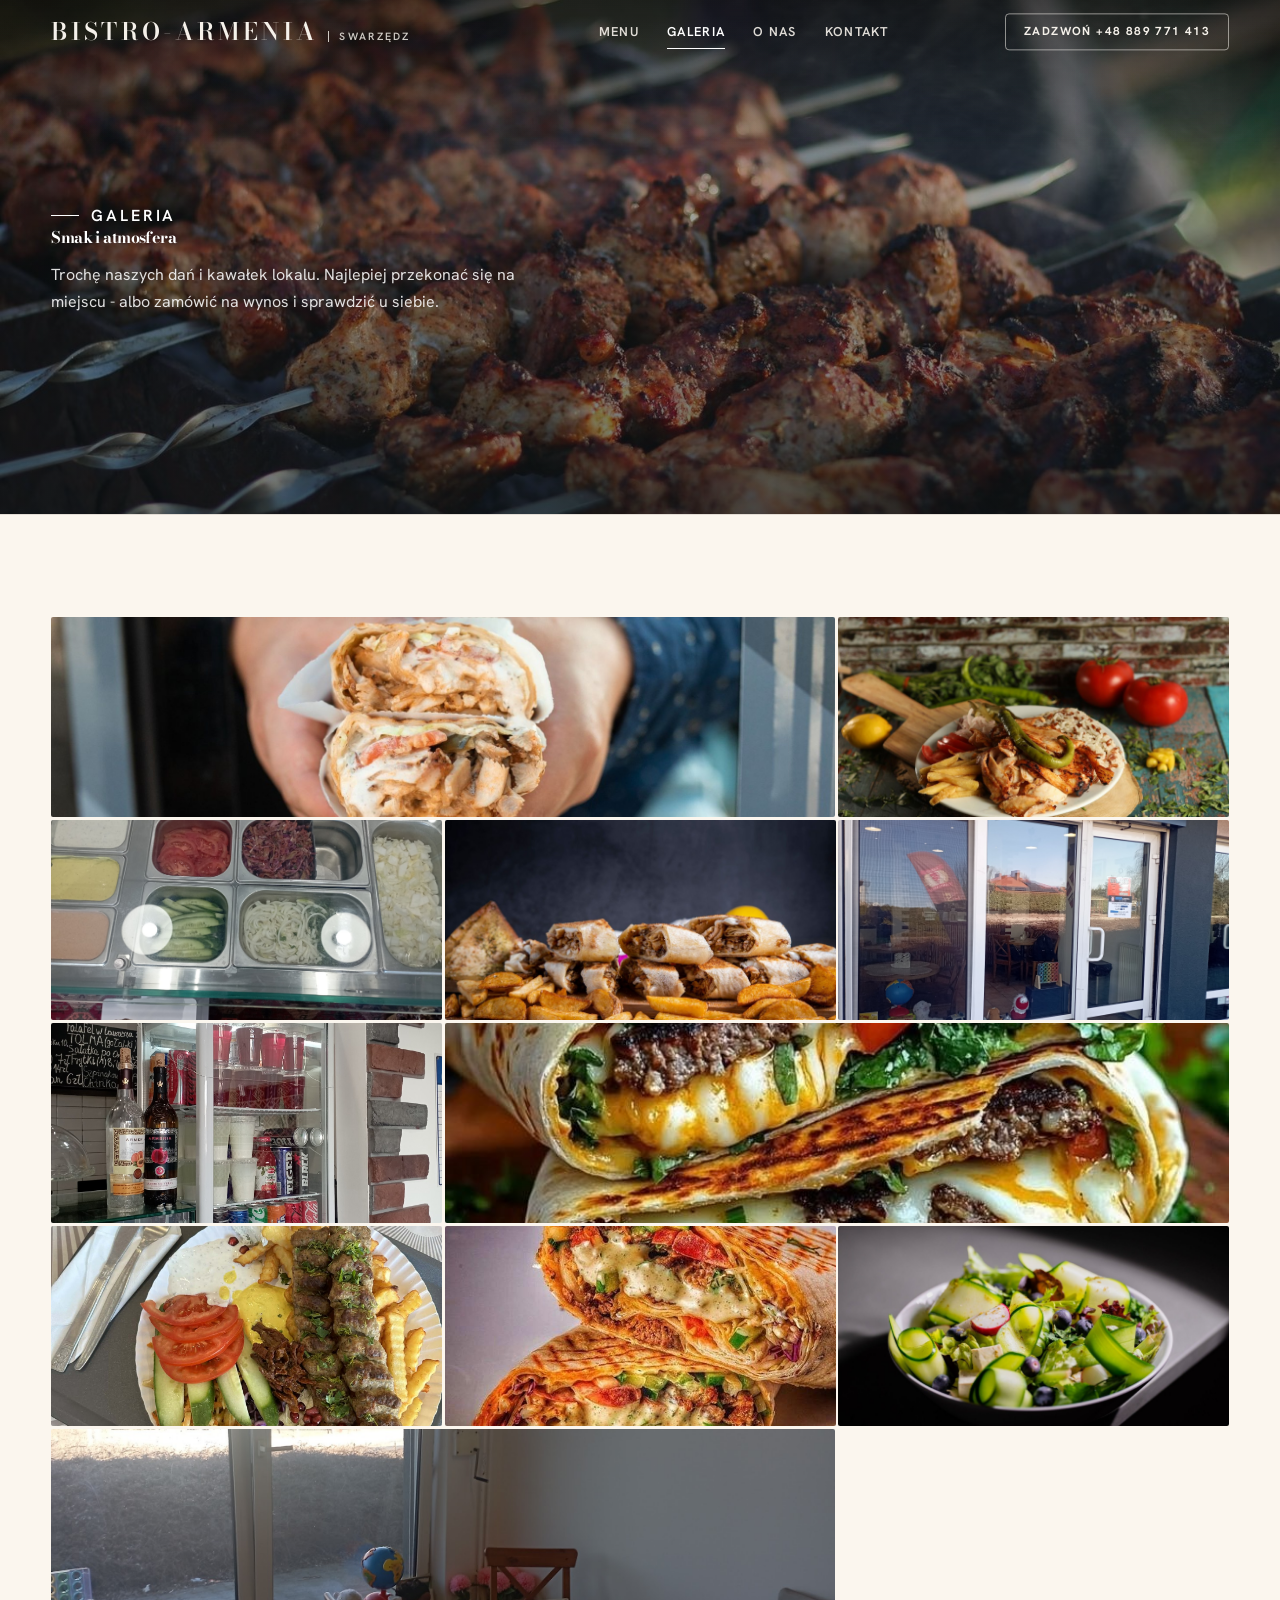
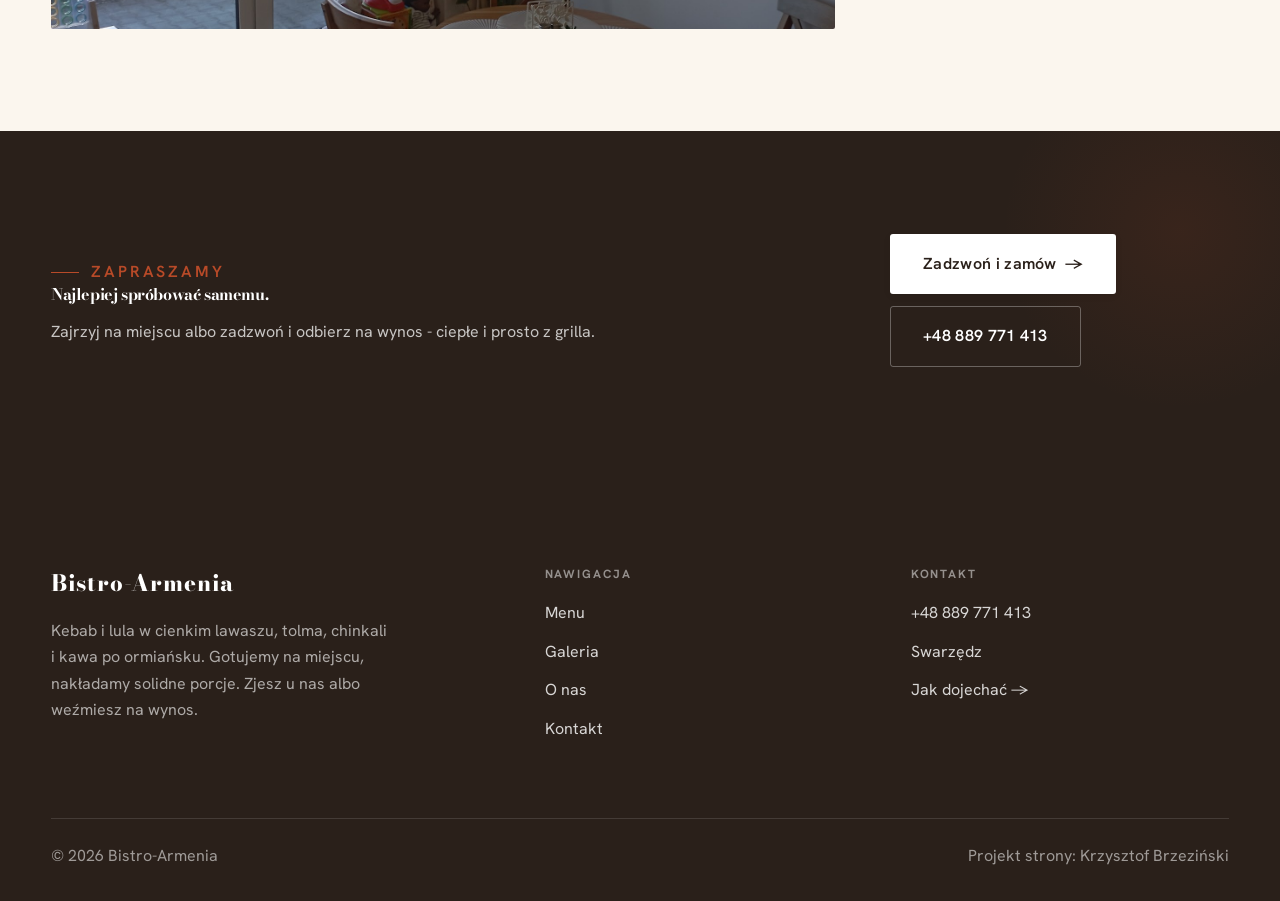
<file: realizacje.html>
<!DOCTYPE html>
<html lang="pl">
<head>
<meta charset="UTF-8">
<meta name="viewport" content="width=device-width, initial-scale=1.0">
<title>Galeria - Bistro-Armenia</title>
<meta name="description" content="Galeria Bistro-Armenia: Kebab w lawaszu, Lula kebab na talerzu, Świeże dodatki, Szaurma w lawaszu, Nasz lokal">
<link rel="preconnect" href="https://fonts.googleapis.com">
<link rel="preconnect" href="https://fonts.gstatic.com" crossorigin>
<link href="https://fonts.googleapis.com/css2?family=Bodoni+Moda:wght@500;600;700&family=Hanken+Grotesk:wght@400;500;600&display=swap" rel="stylesheet">
<link rel="stylesheet" href="assets/styles.css">
</head>
<body>

<header class="nav">
  <div class="wrap nav-inner">
    <a class="brand" href="index.html"><span class="name">Bistro-Armenia</span><span class="sub">Swarzędz</span></a>
    <nav class="nav-links">
      <a href="oferta.html">Menu</a>
      <a href="realizacje.html" class="active">Galeria</a>
      <a href="o-nas.html">O nas</a>
      <a href="kontakt.html">Kontakt</a>
      <a href="tel:+48889771413" class="btn btn-accent">Zadzwoń +48 889 771 413</a>
    </nav>
    <button class="nav-toggle" aria-label="Menu"><span></span><span></span><span></span></button>
  </div>
</header>

<section class="pagehead">
  <img src="img/g11.jpg" alt="Bistro-Armenia - Smak i atmosfera">
  <div class="wrap">
    <span class="eyebrow">Galeria</span>
    <h1>Smak i atmosfera</h1>
    <p>Trochę naszych dań i kawałek lokalu. Najlepiej przekonać się na miejscu - albo zamówić na wynos i sprawdzić u siebie.</p>
  </div>
</section>
<section>
  <div class="wrap">
    <div class="gallery">
      <div class="tile t-two3 reveal"><img src="img/g1.jpg" alt="Kebab w lawaszu" loading="lazy"><div class="cap">Kebab w lawaszu</div></div>
      <div class="tile t-third reveal"><img src="img/g2.jpg" alt="Lula kebab na talerzu" loading="lazy"><div class="cap">Lula kebab na talerzu</div></div>
      <div class="tile t-third reveal"><img src="img/g3.jpg" alt="Świeże dodatki" loading="lazy"><div class="cap">Świeże dodatki</div></div>
      <div class="tile t-third reveal"><img src="img/g4.jpg" alt="Szaurma w lawaszu" loading="lazy"><div class="cap">Szaurma w lawaszu</div></div>
      <div class="tile t-third reveal"><img src="img/g5.jpg" alt="Nasz lokal" loading="lazy"><div class="cap">Nasz lokal</div></div>
      <div class="tile t-third reveal"><img src="img/g6.jpg" alt="Przy ladzie" loading="lazy"><div class="cap">Przy ladzie</div></div>
      <div class="tile t-two3 reveal"><img src="img/g7.jpg" alt="Bistro-Armenia" loading="lazy"></div>
      <div class="tile t-third reveal"><img src="img/g8.jpg" alt="Bistro-Armenia" loading="lazy"></div>
      <div class="tile t-third reveal"><img src="img/g9.jpg" alt="Bistro-Armenia" loading="lazy"></div>
      <div class="tile t-third reveal"><img src="img/g10.jpg" alt="Bistro-Armenia" loading="lazy"></div>
      <div class="tile t-two3 reveal"><img src="img/about.jpg" alt="Bistro-Armenia" loading="lazy"></div>
    </div>
  </div>
</section>
<section class="cta">
  <div class="wrap">
    <div class="reveal">
      <span class="eyebrow">Zapraszamy</span>
      <h2>Najlepiej spróbować samemu.</h2>
      <p>Zajrzyj na miejscu albo zadzwoń i odbierz na wynos - ciepłe i prosto z grilla.</p>
    </div>
    <div class="cta-actions reveal">
      <a href="kontakt.html" class="btn btn-light">Zadzwoń i zamów <span class="arr">→</span></a>
      <a href="tel:+48889771413" class="btn btn-ghost" style="color:#fff;border-color:rgba(255,255,255,.3)">+48 889 771 413</a>
    </div>
  </div>
</section>

<footer>
  <div class="wrap">
    <div class="foot-grid">
      <div class="foot-brand">
        <div class="name">Bistro-Armenia</div>
        <p>Kebab i lula w cienkim lawaszu, tolma, chinkali i kawa po ormiańsku. Gotujemy na miejscu, nakładamy solidne porcje. Zjesz u nas albo weźmiesz na wynos.</p>
      </div>
      <div class="foot-col">
        <h4>Nawigacja</h4>
        <a href="oferta.html">Menu</a>
        <a href="realizacje.html">Galeria</a>
        <a href="o-nas.html">O nas</a>
        <a href="kontakt.html">Kontakt</a>
      </div>
      <div class="foot-col">
        <h4>Kontakt</h4>
        <a href="tel:+48889771413">+48 889 771 413</a>
        <p>Swarzędz</p>
        <a href="https://maps.app.goo.gl/7yBMcy4chgNHYX4x9" target="_blank" rel="noopener">Jak dojechać →</a>
      </div>
    </div>
    <div class="foot-bot">
      <span>© 2026 Bistro-Armenia</span>
      <span>Projekt strony: Krzysztof Brzeziński</span>
    </div>
  </div>
</footer>
<div class="sticky-reserve"><a class="sr-book" href="kontakt.html">Zadzwoń i zamów</a><a class="sr-call" href="tel:+48889771413" aria-label="Zadzwoń"><svg class="ico-tel" width="16" height="16" viewBox="0 0 24 24" fill="none" aria-hidden="true"><path d="M6.6 10.8a15.5 15.5 0 0 0 6.6 6.6l2.2-2.2a1 1 0 0 1 1-.24 11.4 11.4 0 0 0 3.6.58 1 1 0 0 1 1 1V20a1 1 0 0 1-1 1A17 17 0 0 1 3 4a1 1 0 0 1 1-1h3.5a1 1 0 0 1 1 1c0 1.25.2 2.46.58 3.6a1 1 0 0 1-.25 1l-2.23 2.2Z" fill="currentColor"/></svg></a></div>

<script src="assets/main.js"></script>
</body>
</html>
</file>
<file: assets/styles.css>
/* ============================================================
   STOLBASZ — premium, architektoniczny B2B fit-out
   Jasna paleta, zero brązu. System wg premium-web-craft.
   Projekt strony: Krzysztof Brzeziński
   ============================================================ */

:root{
  /* PALETA — jasna, architektoniczna, chłodna */
  --paper:#FBF6EE;          /* główne tło */
  --paper-2:#F0E5D6;        /* sekcje alternatywne (chłodny jasny szary) */
  --paper-3:#F0E5D6;        /* delikatne wypełnienia */
  --ink:#2A201A;            /* tekst główny — chłodny grafit */
  --ink-soft:#4A3B2F;       /* nagłówki drugorzędne */
  --muted:#8C8175;          /* tekst poboczny */
  --line:rgba(42,32,26,.12);/* hairline */
  --accent:#B84A28;         /* stonowany petrol-slate — jedyny akcent */
  --accent-d:#97381C;
  --accent-soft:rgba(184,74,40,.10);
  --dark:#2A201A;           /* sekcje ciemne (stopka/CTA) */

  /* ODSTĘPY — skala 4/8 */
  --space-1:4px; --space-2:8px; --space-3:12px; --space-4:16px; --space-5:24px;
  --space-6:32px; --space-7:48px; --space-8:64px; --space-9:96px; --space-10:128px;

  /* TYPOGRAFIA — fluid clamp() */
  --text-sm:clamp(.82rem,.8rem+.1vw,.9rem);
  --text-base:clamp(1rem,.97rem+.15vw,1.1rem);
  --text-lg:clamp(1.12rem,1.05rem+.3vw,1.3rem);
  --text-h3:clamp(1.2rem,1.1rem+.5vw,1.5rem);
  --text-h2:clamp(1.9rem,1.5rem+1.9vw,2.8rem);
  --text-h1:clamp(2.6rem,1.9rem+3.6vw,4.6rem);

  /* PROMIENIE — architektoniczne, raczej ostre */
  --r-sm:3px; --r-md:6px; --r-lg:10px;

  /* RUCH */
  --ease:cubic-bezier(.25,.46,.45,.94); --dur:.24s;

  /* CIENIE — miękkie, warstwowe */
  --sh-sm:0 1px 2px rgba(16,24,32,.04), 0 2px 8px rgba(16,24,32,.05);
  --sh-md:0 2px 6px rgba(16,24,32,.05), 0 12px 28px -8px rgba(16,24,32,.12);
  --sh-lg:0 6px 14px rgba(16,24,32,.07), 0 26px 56px -18px rgba(16,24,32,.22);

  --hairline:1px solid var(--line);

  --font-display:'Bodoni Moda',serif;
  --font-body:'Hanken Grotesk',sans-serif;
}

*{box-sizing:border-box;margin:0;padding:0}
html{scroll-behavior:smooth}
body{
  font-family:var(--font-body);
  font-size:var(--text-base);
  line-height:1.65;
  color:var(--ink);
  background:var(--paper);
  -webkit-font-smoothing:antialiased;
  text-rendering:optimizeLegibility;
}
img{max-width:100%;display:block}
a{color:inherit;text-decoration:none}

.wrap{width:min(92%,1180px);margin-inline:auto}
section{padding-block:clamp(52px,6.5vw,96px)}

h1,h2,h3{font-family:var(--font-display);font-weight:700;line-height:1.08;letter-spacing:-.02em;color:var(--ink)}
h1{font-size:var(--text-h1);letter-spacing:-.035em}
h2{font-size:var(--text-h2);letter-spacing:-.025em}
h3{font-size:var(--text-h3)}
p{max-width:65ch}

.eyebrow{
  font-family:var(--font-body);
  font-size:var(--text-sm);
  font-weight:600;
  letter-spacing:.18em;
  text-transform:uppercase;
  color:var(--accent);
  display:inline-flex;align-items:center;gap:var(--space-3);
}
.eyebrow::before{content:"";width:28px;height:1px;background:var(--accent);display:inline-block}

.muted{color:var(--muted)}
.lead{font-size:var(--text-lg);line-height:1.55;color:var(--ink-soft);max-width:50ch}

/* ---------- BUTTONS ---------- */
.btn{
  display:inline-flex;align-items:center;gap:var(--space-2);
  font-weight:600;font-size:var(--text-sm);letter-spacing:.02em;
  padding:var(--space-4) var(--space-6);
  border-radius:var(--r-sm);
  transition:transform var(--dur) var(--ease),box-shadow var(--dur) var(--ease),background var(--dur) var(--ease);
  cursor:pointer;border:1px solid transparent;
}
.btn-accent{background:var(--accent);color:#fff;box-shadow:var(--sh-sm)}
.btn-accent:hover{background:var(--accent-d);transform:translateY(-2px);box-shadow:var(--sh-md)}
.btn-accent:active{transform:translateY(0);box-shadow:var(--sh-sm)}
.btn-ghost{background:transparent;color:var(--ink);border-color:var(--line)}
.btn-ghost:hover{border-color:var(--accent);color:var(--accent);transform:translateY(-2px)}
.btn-light{background:#fff;color:var(--ink);box-shadow:var(--sh-sm)}
.btn-light:hover{transform:translateY(-2px);box-shadow:var(--sh-md)}
.btn .arr{transition:transform var(--dur) var(--ease)}
.btn:hover .arr{transform:translateX(4px)}

/* ---------- NAV ---------- */
.nav{
  position:sticky;top:0;z-index:50;
  background:color-mix(in srgb,var(--paper) 88%,transparent);
  backdrop-filter:saturate(140%) blur(10px);
  border-bottom:var(--hairline);
}
.nav-inner{display:flex;align-items:center;justify-content:space-between;height:72px}
.brand{display:flex;flex-direction:column;line-height:1}
.brand .name{font-family:var(--font-display);font-weight:800;font-size:1.35rem;letter-spacing:.04em}
.brand .sub{font-size:.62rem;letter-spacing:.34em;text-transform:uppercase;color:var(--muted);margin-top:5px}
.nav-links{display:flex;align-items:center;gap:var(--space-6)}
.nav-links a{font-size:var(--text-sm);font-weight:500;color:var(--ink-soft);position:relative;padding-block:4px;transition:color var(--dur) var(--ease)}
.nav-links a::after{content:"";position:absolute;left:0;bottom:0;width:0;height:1.5px;background:var(--accent);transition:width var(--dur) var(--ease)}
.nav-links a:hover,.nav-links a.active{color:var(--ink)}
.nav-links a:hover::after,.nav-links a.active::after{width:100%}
.nav-links .btn{padding:var(--space-2) var(--space-5)}
/* przyciski w nav: właściwy kolor (przebij .nav-links a) + bez podkreślenia */
.nav-links a.btn-accent{color:#fff}
.nav-links a.btn-ghost,.nav-links a.btn-light{color:var(--ink)}
.nav-links a.btn::after{display:none}
.nav-toggle{display:none;background:none;border:none;cursor:pointer;flex-direction:column;gap:5px;padding:8px}
.nav-toggle span{width:24px;height:2px;background:var(--ink);transition:var(--dur)}

/* ---------- HERO (split) ---------- */
.hero{position:relative;overflow:hidden;border-bottom:var(--hairline)}
.hero-grid{display:grid;grid-template-columns:1.05fr .95fr;gap:clamp(24px,4vw,60px);align-items:center;
  padding-block:clamp(36px,4.5vw,64px)}
.hero-copy .eyebrow{margin-bottom:var(--space-5)}
.hero-copy h1{margin-bottom:var(--space-5)}
.hero-copy .lead{margin-bottom:var(--space-7)}
.hero-actions{display:flex;flex-wrap:wrap;gap:var(--space-4)}
.hero-art{position:relative;aspect-ratio:4/3;border-radius:var(--r-lg);overflow:hidden;box-shadow:var(--sh-lg)}
.hero-art img{width:100%;height:100%;object-fit:cover}
.hero-art::after{content:"";position:absolute;inset:0;background:linear-gradient(180deg,transparent 55%,rgba(18,24,28,.28))}
.hero-badge{position:absolute;left:var(--space-5);bottom:var(--space-5);z-index:2;
  background:rgba(252,252,251,.94);backdrop-filter:blur(4px);
  border-radius:var(--r-md);padding:var(--space-4) var(--space-5);box-shadow:var(--sh-md);max-width:78%}
.hero-badge strong{display:block;font-family:var(--font-display);font-size:1rem;letter-spacing:-.01em}
.hero-badge span{font-size:var(--text-sm);color:var(--muted)}

/* ---------- HERO duży / kinowy (strona główna) ---------- */
.hero-cine{position:relative;min-height:clamp(560px,82vh,840px);min-height:clamp(560px,82svh,840px);display:flex;align-items:center;overflow:hidden;border-bottom:var(--hairline)}
.hero-cine>img{position:absolute;inset:0;width:100%;height:100%;object-fit:cover;z-index:0}
.hero-cine::after{content:"";position:absolute;inset:0;z-index:1;
  background:linear-gradient(95deg,rgba(13,18,23,.86) 0%,rgba(13,18,23,.64) 32%,rgba(13,18,23,.24) 62%,rgba(13,18,23,.04) 100%)}
.hero-cine .wrap{position:relative;z-index:2;padding-block:var(--space-8)}
.hero-cine .hero-copy{max-width:660px}
.hero-cine .eyebrow{color:#fff;margin-bottom:var(--space-5)}
.hero-cine .eyebrow::before{background:#fff}
.hero-cine h1{color:#fff;margin-bottom:var(--space-5);font-size:clamp(2.9rem,2rem+4.4vw,5.2rem)}
.hero-cine .lead{color:rgba(255,255,255,.92);max-width:48ch;margin-bottom:var(--space-7)}
.hero-cine .hero-actions{display:flex;flex-wrap:wrap;gap:var(--space-4)}
@media(max-width:680px){
  .hero-cine{min-height:clamp(520px,76vh,640px);min-height:clamp(520px,76svh,640px);align-items:flex-end}
  .hero-cine::after{background:linear-gradient(0deg,rgba(13,18,23,.9) 6%,rgba(13,18,23,.45) 55%,rgba(13,18,23,.25) 100%)}
  .hero-cine .wrap{padding-bottom:var(--space-9)}
}

/* full-bleed hero variant (podstrony) */
.pagehead{position:relative;min-height:46vh;min-height:46svh;display:flex;align-items:flex-end;overflow:hidden;border-bottom:var(--hairline)}
.pagehead img{position:absolute;inset:0;width:100%;height:100%;object-fit:cover}
.pagehead::after{content:"";position:absolute;inset:0;background:linear-gradient(180deg,rgba(18,24,28,.25),rgba(18,24,28,.62))}
.pagehead .wrap{position:relative;z-index:2;padding-block:var(--space-9);color:#fff}
.pagehead h1{color:#fff;max-width:18ch}
.pagehead .eyebrow{color:#fff}
.pagehead .eyebrow::before{background:#fff}
.pagehead p{color:rgba(255,255,255,.86);margin-top:var(--space-4);max-width:54ch}

/* ---------- STRIP (pasek skrótów / liczby) ---------- */
.strip{background:var(--dark);color:#fff}
.strip .wrap{display:grid;grid-template-columns:repeat(4,1fr);gap:var(--space-6);padding-block:var(--space-8)}
.strip .item .k{font-family:var(--font-display);font-size:clamp(1.6rem,1.2rem+1.4vw,2.4rem);font-weight:800;letter-spacing:-.02em;color:#fff}
.strip .item .v{font-size:var(--text-sm);color:rgba(255,255,255,.66);margin-top:var(--space-2);line-height:1.45}
.strip .item{border-left:2px solid var(--accent);padding-left:var(--space-5)}

/* ---------- SECTION HEAD ---------- */
.head{max-width:48rem;margin-bottom:var(--space-8)}
.head.center{margin-inline:auto;text-align:center}
.head .eyebrow{margin-bottom:var(--space-4)}
.head h2{margin-bottom:var(--space-4)}
.head p{color:var(--muted);font-size:var(--text-lg);line-height:1.55}
.head.center p{margin-inline:auto}

/* ---------- INTRO SPLIT ---------- */
.split{display:grid;grid-template-columns:.92fr 1.08fr;gap:clamp(28px,5vw,80px);align-items:center}
.split.rev{grid-template-columns:1.08fr .92fr}
.split.rev .split-art{order:-1}
.split-art{position:relative;aspect-ratio:5/4;border-radius:var(--r-lg);overflow:hidden;box-shadow:var(--sh-lg)}
.split-art img{width:100%;height:100%;object-fit:cover}
.split-copy h2{margin-bottom:var(--space-5)}
.split-copy p+p{margin-top:var(--space-4)}
.split-copy .btn{margin-top:var(--space-6)}

/* ---------- SERVICES (zakres) ---------- */
.svc-grid{display:grid;grid-template-columns:repeat(auto-fit,minmax(280px,1fr));gap:var(--space-5)}
.svc{background:#fff;border:var(--hairline);border-radius:var(--r-md);padding:var(--space-7) var(--space-6);
  transition:transform var(--dur) var(--ease),box-shadow var(--dur) var(--ease),border-color var(--dur) var(--ease);
  position:relative;overflow:hidden}
.svc::before{content:"";position:absolute;left:0;top:0;width:3px;height:0;background:var(--accent);transition:height var(--dur) var(--ease)}
.svc:hover{transform:translateY(-4px);box-shadow:var(--sh-md);border-color:transparent}
.svc:hover::before{height:100%}
.svc .ic{font-family:var(--font-display);font-size:.8rem;font-weight:700;letter-spacing:.12em;color:var(--accent);margin-bottom:var(--space-4)}
.svc h3{margin-bottom:var(--space-3);font-size:1.22rem}
.svc p{color:var(--muted);font-size:var(--text-base);line-height:1.6}

/* big detailed service rows */
.svc-row{display:grid;grid-template-columns:.8fr 1.2fr;gap:clamp(20px,4vw,60px);align-items:center;padding-block:var(--space-8)}
.svc-row+.svc-row{border-top:var(--hairline)}
.svc-row.rev{grid-template-columns:1.2fr .8fr}
.svc-row.rev .svc-row-art{order:-1}
.svc-row-art{aspect-ratio:4/3;border-radius:var(--r-md);overflow:hidden;box-shadow:var(--sh-md)}
.svc-row-art img{width:100%;height:100%;object-fit:cover}
.svc-row h3{font-size:1.5rem;margin-bottom:var(--space-4)}
.svc-row .num{font-family:var(--font-display);font-size:.85rem;font-weight:700;letter-spacing:.14em;color:var(--accent);display:block;margin-bottom:var(--space-3)}
.svc-row ul{list-style:none;margin-top:var(--space-4);display:flex;flex-direction:column;gap:var(--space-2)}
.svc-row li{position:relative;padding-left:var(--space-5);color:var(--muted);font-size:var(--text-base)}
.svc-row li::before{content:"";position:absolute;left:0;top:.62em;width:8px;height:1px;background:var(--accent)}

/* ---------- GALLERY (realizacje) ---------- */
.gallery{display:grid;grid-template-columns:repeat(12,1fr);gap:var(--space-4);grid-auto-rows:200px}
/* GALERIA MASONRY — pionowe zdjęcia (portrety beauty/wellness) bez przycinania: kolumny, height auto */
.gallery-masonry{column-count:3;column-gap:var(--space-4)}
@media(max-width:900px){.gallery-masonry{column-count:2}}
@media(max-width:560px){.gallery-masonry{column-count:1}}
.gallery-masonry .m-tile{break-inside:avoid;margin:0 0 var(--space-4);padding:0;position:relative;overflow:hidden;border-radius:var(--r-md);border:1px solid var(--line)}
.gallery-masonry .m-tile img{width:100%;height:auto;display:block}
.gallery-masonry .m-tile .cap{position:absolute;left:0;right:0;bottom:0;padding:var(--space-4);color:#fff;background:linear-gradient(0deg,rgba(0,0,0,.55),transparent);font-size:var(--text-sm)}
.tile{position:relative;overflow:hidden;border-radius:var(--r-md);box-shadow:var(--sh-sm);
  transition:transform var(--dur) var(--ease),box-shadow var(--dur) var(--ease)}
.tile img{width:100%;height:100%;object-fit:cover;transition:transform .6s var(--ease)}
.tile:hover{box-shadow:var(--sh-md)}
.tile:hover img{transform:scale(1.05)}
.tile .cap{position:absolute;left:0;right:0;bottom:0;padding:var(--space-5) var(--space-4) var(--space-4);
  background:linear-gradient(transparent,rgba(18,24,28,.78));color:#fff;
  font-size:var(--text-sm);font-weight:600;letter-spacing:.01em;
  opacity:0;transform:translateY(8px);transition:var(--dur) var(--ease)}
.tile:hover .cap{opacity:1;transform:translateY(0)}
.tile .cap small{display:block;font-weight:400;opacity:.78;letter-spacing:.04em;text-transform:uppercase;font-size:.66rem;margin-top:3px}
/* bento spans */
.t-wide{grid-column:span 6}
.t-tall{grid-column:span 6;grid-row:span 2}
.t-std{grid-column:span 6}
.t-third{grid-column:span 4}
.t-two3{grid-column:span 8}

/* ---------- TRUST / WIARYGODNOŚĆ ---------- */
.trust{background:var(--paper-2)}
.trust-grid{display:grid;grid-template-columns:repeat(auto-fit,minmax(240px,1fr));gap:var(--space-5);margin-top:var(--space-7)}
.trust-card{background:#fff;border-radius:var(--r-md);padding:var(--space-7) var(--space-6);box-shadow:var(--sh-sm);border-top:3px solid var(--accent)}
.trust-card .big{font-family:var(--font-display);font-size:clamp(1.8rem,1.3rem+1.6vw,2.6rem);font-weight:800;letter-spacing:-.02em;color:var(--ink);line-height:1}
.trust-card h3{font-size:1.12rem;margin:var(--space-3) 0 var(--space-2)}
.trust-card p{color:var(--muted);font-size:var(--text-base);line-height:1.55}

/* ---------- CTA band ---------- */
.cta{background:var(--dark);color:#fff;position:relative;overflow:hidden}
.cta .wrap{display:grid;grid-template-columns:1.4fr .6fr;gap:var(--space-7);align-items:center;position:relative;z-index:2}
.cta h2{color:#fff;max-width:20ch}
.cta p{color:rgba(255,255,255,.74);margin-top:var(--space-4)}
.cta-actions{display:flex;flex-direction:column;gap:var(--space-3);align-items:flex-start}
.cta::before{content:"";position:absolute;right:-80px;top:-80px;width:360px;height:360px;border-radius:50%;
  background:radial-gradient(circle,var(--accent-soft),transparent 70%)}

/* ---------- CONTACT ---------- */
.contact-grid{display:grid;grid-template-columns:.85fr 1.15fr;gap:clamp(28px,4vw,56px);align-items:start}
.info-list{display:flex;flex-direction:column;gap:var(--space-2)}
.info-row{display:flex;gap:var(--space-4);align-items:flex-start;padding-block:var(--space-4);border-bottom:var(--hairline)}
.info-row .ic{flex:none;width:42px;height:42px;display:grid;place-items:center;border-radius:50%;
  background:var(--accent-soft);color:var(--accent);font-size:1.05rem}
.info-row .lbl{font-size:.72rem;letter-spacing:.14em;text-transform:uppercase;color:var(--muted)}
.info-row .val{font-weight:600;font-size:var(--text-base);margin-top:2px}
.info-row a.val:hover{color:var(--accent)}
.map{border:none;border-radius:var(--r-lg);box-shadow:var(--sh-md);width:100%;height:100%;min-height:380px;filter:grayscale(.2) contrast(1.02)}
.form{background:#fff;border:var(--hairline);border-radius:var(--r-lg);padding:clamp(24px,3vw,40px);box-shadow:var(--sh-sm)}
.form .fld{margin-bottom:var(--space-5)}
.form label{display:block;font-size:var(--text-sm);font-weight:600;margin-bottom:var(--space-2)}
.form input,.form textarea{width:100%;font-family:inherit;font-size:var(--text-base);color:var(--ink);
  padding:var(--space-4);border:var(--hairline);border-radius:var(--r-sm);background:var(--paper);transition:border-color var(--dur)}
.form input:focus,.form textarea:focus{outline:none;border-color:var(--accent);background:#fff}
.form textarea{resize:vertical;min-height:120px}
.form .note{font-size:var(--text-sm);color:var(--muted);margin-top:var(--space-3)}

/* ---------- FOOTER ---------- */
footer{background:var(--dark);color:#fff;padding-block:var(--space-9) var(--space-6)}
.foot-grid{display:grid;grid-template-columns:1.4fr 1fr 1fr;gap:var(--space-7);margin-bottom:var(--space-8)}
.foot-brand .name{font-family:var(--font-display);font-weight:800;font-size:1.4rem;letter-spacing:.04em}
.foot-brand p{color:rgba(255,255,255,.62);margin-top:var(--space-4);font-size:var(--text-base);max-width:38ch}
.foot-col h4{font-size:.74rem;letter-spacing:.16em;text-transform:uppercase;color:rgba(255,255,255,.5);margin-bottom:var(--space-4)}
.foot-col a,.foot-col p{display:block;color:rgba(255,255,255,.82);font-size:var(--text-base);margin-bottom:var(--space-3)}
.foot-col a:hover{color:#fff}
.foot-bot{border-top:1px solid rgba(255,255,255,.12);padding-top:var(--space-5);display:flex;justify-content:space-between;flex-wrap:wrap;gap:var(--space-3);
  font-size:var(--text-sm);color:rgba(255,255,255,.55)}
.foot-bot a:hover{color:#fff}

/* ---------- REVEAL ---------- */
.reveal{opacity:0;transform:translateY(22px);transition:opacity .6s var(--ease),transform .6s var(--ease)}
.reveal.in{opacity:1;transform:none}

/* ---------- RESPONSIVE ---------- */
@media(max-width:920px){
  .hero-grid,.split,.split.rev,.svc-row,.svc-row.rev,.cta .wrap,.contact-grid,.foot-grid{grid-template-columns:1fr}
  .split.rev .split-art,.svc-row.rev .svc-row-art{order:0}
  .hero-art{aspect-ratio:16/10;max-height:420px}
  .strip .wrap{grid-template-columns:repeat(2,1fr);gap:var(--space-7)}
  .gallery{grid-auto-rows:180px}
  .t-wide,.t-tall,.t-std,.t-third,.t-two3{grid-column:span 6}
  .t-tall{grid-row:span 1}
  .cta-actions{flex-direction:row;flex-wrap:wrap}
  .foot-grid{gap:var(--space-6)}
}
@media(max-width:680px){
  .nav-links{position:fixed;inset:72px 0 auto 0;background:var(--paper);flex-direction:column;align-items:stretch;
    gap:0;padding:var(--space-4) 6%;border-bottom:var(--hairline);box-shadow:var(--sh-md);
    transform:translateY(-120%);transition:transform var(--dur) var(--ease)}
  .nav-links.open{transform:translateY(0)}
  .nav-links a{padding-block:var(--space-4);border-bottom:var(--hairline)}
  .nav-links .btn{margin-top:var(--space-3);justify-content:center}
  .nav-toggle{display:flex}
  .strip .wrap{grid-template-columns:1fr}
  .gallery{grid-template-columns:repeat(6,1fr)}
  .foot-grid{grid-template-columns:1fr}
}
@media(prefers-reduced-motion:reduce){
  *{animation-duration:.01ms!important;transition:none!important}
  .reveal{opacity:1!important;transform:none!important}
  html{scroll-behavior:auto}
}

/* ============================================================
   PREMIUM LAYER — destylat deep-researchu branż (anty-AI, spokój).
   Zmienne STOLBASZ (--accent/--ink/--paper/--line/--dark). Ruch ledwo
   zauważalny, krzywa cubic-bezier(.16,.84,.44,1); prefers-reduced-motion
   pokryte blanketem wyżej. Karty hairline zamiast cieni = #1 sygnał „nie-AI".
   ============================================================ */

/* więcej oddechu między sekcjami (liderzy: 110-130px) */
section{padding-block:clamp(64px,8vw,128px)}

/* 1) Aksamitny reveal — dłuższa, miękka krzywa zamiast „skoku" */
.reveal{transition:opacity .9s cubic-bezier(.16,.84,.44,1),transform .9s cubic-bezier(.16,.84,.44,1);will-change:opacity,transform}
/* stagger TYLKO w galerii (tam pozycja = porządek dzieci) */
.gallery .reveal:nth-child(2){transition-delay:.07s}
.gallery .reveal:nth-child(3){transition-delay:.14s}
.gallery .reveal:nth-child(4){transition-delay:.21s}
.gallery .reveal:nth-child(5){transition-delay:.28s}
.gallery .reveal:nth-child(6){transition-delay:.35s}

/* 2) Hero STATYCZNY na .hero-cine — Ken Burns CAŁKIEM WYŁĄCZONY 26.06 (3. zgłoszenie Szymona).
   GENEZA: animowanie scale na <img> hero z teksturami (cegły/framugi) re-samplinguje obraz
   klatka po klatce → na części ekranów drobne drganie/shimmer = „heroshot się trzęsie".
   translateY usunięto wcześniej, scale-only + will-change/GPU NIE wystarczyły do GWARANCJI gładkości.
   Krzysztof zażądał pewności („make sure, że błąd się nie pojawi") > efekt. Zero animacji = 0% drgania.
   Delikatny zoom zostaje TYLKO w pełnoekranowych hero gastro/studio (hg-bg/hs-bg — tło, inny
   mechanizm, chwalone, nigdy nie zgłaszane). NIE wracać do KB na .hero-cine bez realnego testu
   na sprzęcie klienta — to ryzyko regresji „trzęsienia”. */
/* BEZPIECZNY "wow" na hero = jednorazowy FADE-IN (opacity), nie zoom.
   opacity nie dotyka bitmapy → gładkie na KAŻDYM zdjęciu/ekranie/GPU, zero ryzyka migotania.
   Geometryczny ruch (scale/translate) na .hero-cine jest ZAKAZANY (bramka pilnuje). */
@keyframes heroFade{from{opacity:0}to{opacity:1}}
.hero-cine>img{transform:none;animation:heroFade 1.1s ease-out both}

/* 3) Akcentowy hairline pod nagłówkiem sekcji, który „rysuje się" przy wejściu */
.head h2{position:relative;padding-bottom:18px}
.head h2::after{content:"";position:absolute;left:0;bottom:0;height:1px;width:0;background:var(--accent);transition:width 1s cubic-bezier(.16,.84,.44,1) .15s}
.head.center h2::after{left:50%;transform:translateX(-50%)}
.head.reveal.in h2::after,.head.center.reveal.in h2::after{width:54px}

/* 4) Karty HAIRLINE zamiast cieni/zaokrągleń (najmocniejszy anty-AI detal) */
.svc{background:transparent;border:1px solid var(--line);border-radius:var(--r-sm);box-shadow:none}
.svc:hover{box-shadow:none;border-color:var(--accent);transform:translateY(-3px)}
.trust-card{background:transparent;box-shadow:none;border:1px solid var(--line);border-top:2px solid var(--accent);border-radius:var(--r-sm)}
.tile{box-shadow:none;border-radius:var(--r-sm)}
.tile:hover{box-shadow:none}

/* 5) Sticky-nav kondensuje się po przewinięciu (sygnał dopracowania) */
.nav{transition:box-shadow .4s ease,background .4s ease}
.nav.is-stuck{box-shadow:0 1px 0 var(--line),0 14px 30px -24px rgba(0,0,0,.45)}
.nav-inner{transition:height .35s var(--ease)}
.nav.is-stuck .nav-inner{height:60px}

/* 6) MANIFESTO — pełnoekranowy cytat-bohater (zastępuje generyczne „Dlaczego my") */
.manifesto{background:var(--paper-2);text-align:center}
.manifesto .wrap{max-width:60rem}
.manifesto p{font-family:var(--font-display);font-style:italic;font-size:clamp(1.6rem,1rem+2.4vw,2.8rem);line-height:1.32;color:var(--ink-soft);margin-inline:auto;max-width:26ch;position:relative;padding-top:var(--space-8)}
.manifesto p::before{content:"";position:absolute;top:0;left:50%;transform:translateX(-50%);width:54px;height:1px;background:var(--accent)}
.manifesto p span{color:var(--accent);font-style:italic}

/* 7) GATEWAYS — 3 duże bramy-zdjęcia (zamiast paska menu usług) */
.gateways{display:grid;grid-template-columns:repeat(3,1fr);gap:var(--space-4)}
.gateway{position:relative;aspect-ratio:3/4;overflow:hidden;border-radius:var(--r-sm);display:block}
.gateway img{width:100%;height:100%;object-fit:cover;transition:transform .8s var(--ease),filter .5s var(--ease)}
.gateway::after{content:"";position:absolute;inset:0;background:linear-gradient(180deg,transparent 38%,rgba(18,24,28,.74))}
.gateway:hover img{transform:scale(1.05);filter:brightness(1.05)}
.gateway .g-ttl{position:absolute;left:0;right:0;bottom:0;z-index:2;padding:var(--space-6) var(--space-5);color:#fff;font-family:var(--font-display);font-size:1.45rem;letter-spacing:-.01em;line-height:1.15}
.gateway .g-ttl small{display:block;font-family:var(--font-body);font-size:var(--text-sm);font-weight:400;opacity:.82;letter-spacing:.03em;margin-top:5px}
@media(max-width:760px){.gateways{grid-template-columns:1fr}.gateway{aspect-ratio:16/10}}

/* 8) LOGO klienta w nagłówku (gdy podane --logo) */
.brand-logo{height:40px;width:auto;max-width:220px;object-fit:contain;display:block}
.nav.is-stuck .brand-logo{height:34px}
@media(max-width:680px){.brand-logo{height:32px}}

/* === rodzina: gastro === */
/* ============================================================
   RODZINA: GASTRO (restauracja / kawiarnia / bar / pizzeria)
   Doklejane NA WIERZCH base.css. Dziedziczy paletę/fonty skórki gastro (Bodoni Moda + terakota).
   Filozofia: APETYT + REZERWACJA STOLIKA (nie zaufanie/wycena jak u fachowca).
   Menu = kategorie BEZ zmyślonych dań/cen (uczciwość); godziny tylko z reconu.
   ============================================================ */

/* --- Galeria atmosfery: gutterless, ostre rogi (food/wnętrze, nie "dokumentacja") --- */
.gallery{gap:3px}
.tile{border-radius:2px;box-shadow:none}
.tile:hover{box-shadow:none}

/* --- MENU: kategorie (nazwa serif + opis, hairline) - BEZ wymyslonych dań i cen --- */
.menu-sec{background:var(--paper-2)}
.menu-cats{display:grid;grid-template-columns:repeat(2,1fr);gap:var(--space-7) var(--space-8);max-width:62rem;margin:0 auto}
.menu-cat{border-top:1px solid var(--accent);padding-top:var(--space-4)}
.menu-cat h3{font-family:var(--font-display);font-size:1.35rem;letter-spacing:.02em;margin-bottom:var(--space-3)}
.menu-cat p{color:var(--muted);font-size:var(--text-base);line-height:1.6}
.menu-note{text-align:center;color:var(--muted);font-size:var(--text-sm);margin-top:var(--space-8);max-width:50ch;margin-inline:auto}
@media(max-width:760px){.menu-cats{grid-template-columns:1fr;gap:var(--space-6)}}

/* --- KARTA GODZIN (renderowana tylko z realnych danych) --- */
.godz{max-width:30rem}
.godz-row{display:flex;justify-content:space-between;gap:var(--space-5);border-bottom:1px solid var(--line);padding-block:var(--space-3)}
.godz-row b{font-weight:600;color:var(--ink)}
.godz-row span{color:var(--muted)}

/* --- STICKY-RESERVE: dolny pasek mobile (gastro-odpowiednik sticky-call) --- */
.sticky-reserve{display:none}
@media(max-width:820px){
  .sticky-reserve{display:grid;grid-template-columns:1fr auto;gap:1px;position:fixed;left:0;right:0;bottom:0;z-index:90;
    background:var(--line);box-shadow:0 -6px 20px -10px rgba(0,0,0,.4)}
  .sticky-reserve a{padding:15px 8px;text-align:center;font-weight:700;font-size:.95rem;letter-spacing:.01em}
  .sr-book{background:var(--accent);color:#fff}
  .sr-call{background:var(--paper);color:var(--ink);padding-inline:22px}
  body{padding-bottom:56px}
}

/* ============================================================
   FAZA 3 - OSOBNY UKŁAD GASTRO (wzór: topowe restauracje - Noma/Disfrutar/Septime/Alchemist; research wf_c20bffea).
   Hero MINIMALNY: samo pełnoekranowe zdjęcie + 1 krótka linijka w DOLNYM-LEWYM rogu. Reszta = oddech.
   Nazwa pada RAZ - jako logo w navie, NIGDY dublowana wielkim tytułem (to #1 tell taniej strony).
   Nav: logo z LEWEJ (split), przezroczysty nad zdjęciem, lity po scrollu. CTA "Rezerwacja" = obrys w navie, nie guzik na środku.
   ============================================================ */
.hero-gastro{position:relative;height:100vh;height:100svh;min-height:560px;display:flex;align-items:flex-end;overflow:hidden;isolation:isolate}
.hero-gastro .hg-bg{position:absolute;inset:0;width:100%;height:100%;object-fit:cover;z-index:-2;animation:hgKen 28s ease-out infinite alternate}
@keyframes hgKen{from{transform:scale(1.05)}to{transform:scale(1.13)}}
/* overlay: ciemny TYLKO u dołu (pod linijkę), góra/środek zdjęcia oddychają */
.hero-gastro .hg-veil{position:absolute;inset:0;z-index:-1;
  background:linear-gradient(180deg,rgba(8,6,4,0) 0%,rgba(8,6,4,0) 52%,rgba(8,6,4,.68) 100%)}
.hg-tagline{position:relative;z-index:2;margin:0 0 clamp(2.6rem,7vh,5rem) clamp(1.4rem,5vw,4rem);
  font-family:var(--font-display);font-style:normal;font-weight:600;
  font-size:clamp(2.1rem,5.2vw,4rem);line-height:1.08;letter-spacing:.005em;
  color:#f5f1ea;max-width:24ch;text-shadow:0 2px 18px rgba(0,0,0,.5)}
.hg-since{font-family:var(--font-display);font-weight:500;font-size:.62em;letter-spacing:.01em;
  color:rgba(245,241,234,.86);white-space:nowrap}
@media(max-width:640px){.hg-tagline{font-size:clamp(2rem,8vw,2.6rem);margin-bottom:clamp(2rem,9vh,3.4rem)}}

/* ============================================================
   NAWIGACJA GASTRO - styl NOBU (research wf_d6d990de + wf_a8c0864c, żywy kod noburestaurants.com).
   3 strefy, STAŁA wysokość 64px (jak Nobu). JEDEN kontroler gastro.js steruje stanami kierunkowo:
   .nav-hidden (chowanie w dół) + .nav-solid (lity krem przy scrollu w górę). Histereza = brak migania.
   is-stuck (base.js, twardy próg 24px) NEUTRALIZOWANE wizualnie - inaczej base walczyło z gastro i krem migał przy górze.
   ============================================================ */
.nav{position:fixed;left:0;right:0;background:transparent;backdrop-filter:none;border-bottom:1px solid transparent;z-index:100;
  transition:transform .35s var(--ease),background .35s ease,box-shadow .35s ease}
.nav.nav-hidden{transform:translateY(-100%)}
/* NEUTRALIZACJA base is-stuck dla gastro (gastro.js używa nav-solid; base.js dalej rusza is-stuck, ale bez efektu wizualnego) */
.nav.is-stuck{background:transparent;box-shadow:none;border-bottom-color:transparent}
.nav.is-stuck .nav-inner{height:64px}
/* SCRIM: ciemny gradient pod navem -> biały tekst czytelny nad zdjęciem; znika gdy nav lity */
.nav::after{content:"";position:absolute;left:0;right:0;top:0;height:150px;z-index:-1;pointer-events:none;
  transition:opacity .35s ease;background:linear-gradient(180deg,rgba(8,6,4,.55) 0%,rgba(8,6,4,0) 100%)}
.nav.nav-solid::after{opacity:0}
/* WORDMARK: nazwa Bodoni wersaliki + miasto obok (kreska akcentu) */
.nav .brand{flex-direction:row;align-items:baseline;gap:.6rem;line-height:1}
.nav .brand .name{color:#f5f1ea;font-family:var(--font-display);font-weight:600;font-size:1.5rem;text-transform:uppercase;letter-spacing:.14em}
.nav .brand .sub{margin-top:0;padding-left:.65rem;border-left:1px solid currentColor;
  font-size:.66rem;font-weight:600;letter-spacing:.22em;text-transform:uppercase;color:rgba(245,241,234,.82)}
/* LINKI: sans wersaliki, cienki animowany underline */
.nav .nav-links a{color:rgba(245,241,234,.9);font-size:.8rem;font-weight:600;text-transform:uppercase;letter-spacing:.1em;padding-block:6px}
.nav .nav-links a:hover,.nav .nav-links a.active{color:#fff}
.nav .nav-links a::after{background:#fff;height:1px}
.nav .nav-toggle span{background:#f5f1ea}
/* CTA "Rezerwacja": bazowo pełna terakota (czytelna na kremowym menu mobilnym) */
.nav .nav-links a.btn-accent{font-size:.73rem;font-weight:700;text-transform:uppercase;letter-spacing:.12em;
  padding:.5rem 1.1rem;border-radius:4px;border:1px solid var(--accent);background:var(--accent);color:#fff;box-shadow:none}
.nav .nav-links a.btn-accent:hover{transform:none;box-shadow:none}
/* STAN LITY (nav-solid - gastro.js dodaje przy scrollu w GÓRĘ): krem + ciemny tekst + terakota */
.nav.nav-solid{background:color-mix(in srgb,var(--paper) 94%,transparent);backdrop-filter:saturate(140%) blur(10px);border-bottom:var(--hairline)}
.nav.nav-solid .brand .name{color:var(--ink)}
.nav.nav-solid .brand .sub{color:var(--accent)}
.nav.nav-solid .nav-links a{color:var(--ink-soft)}
.nav.nav-solid .nav-links a:hover,.nav.nav-solid .nav-links a.active{color:var(--ink)}
.nav.nav-solid .nav-links a::after{background:var(--accent)}
.nav.nav-solid .nav-toggle span{background:var(--ink)}
/* chowany nav ZAWSZE przezroczysty (nie mignie kremem zjeżdżając w górę) */
.nav.nav-solid.nav-hidden{background:transparent;box-shadow:none;border-bottom-color:transparent}
/* ===== DESKTOP (>=681px): 3 strefy, STAŁA wysokość 64px ===== */
@media(min-width:681px){
  .nav .nav-inner{position:relative;height:64px}
  .nav .nav-links{flex:1;justify-content:center;gap:clamp(1rem,2.2vw,1.9rem);padding-right:9.5rem}
  .nav .nav-links a.btn-accent{position:absolute;right:0;top:50%;transform:translateY(-50%);margin:0}
  .nav:not(.nav-solid) .nav-links a.btn-accent{background:transparent;border-color:rgba(245,241,234,.55);color:#f5f1ea}
  .nav:not(.nav-solid) .nav-links a.btn-accent:hover{background:var(--accent);border-color:var(--accent);color:#fff;transform:translateY(-50%)}
}
/* ===== MOBILE (<=680px): dropdown na kremie - ciemny tekst, pełne CTA (fix kontrastu) ===== */
@media(max-width:680px){
  .nav .nav-links{background:var(--paper)}
  .nav .nav-links a{color:var(--ink-soft)}
  .nav .nav-links a:hover,.nav .nav-links a.active{color:var(--ink)}
  .nav .nav-links a.btn-accent{background:var(--accent);border-color:var(--accent);color:#fff}
  /* zamknięty dropdown w pełni schowany (base -120% przy krótkim menu zostawiał terakotowe CTA wystające górą) */
  .nav .nav-links:not(.open){transform:translateY(-160%);visibility:hidden}
  .nav .nav-links.open{visibility:visible}
  /* brand mniejszy + bez miasta (jak Nobu na telefonie = sama nazwa) - żeby nie wypychał hamburgera */
  .nav .brand .name{font-size:1.12rem;letter-spacing:.1em}
  .nav .brand .sub{display:none}
  .nav .nav-toggle{flex:0 0 auto}
  .nav .brand{min-width:0;overflow:hidden}
}

/* === PAKIET ZAUFANIA (audyt 02.07): dyskretna plakietka oceny w rogu hero + karty realnych opinii === */
.hg-rate{position:absolute;right:clamp(1.4rem,5vw,4rem);bottom:clamp(2.6rem,7vh,5rem);z-index:2;margin:0;
  font-size:.92rem;font-weight:600;letter-spacing:.02em;color:#f5f1ea;white-space:nowrap;
  background:rgba(8,6,4,.5);border:1px solid rgba(245,241,234,.28);border-radius:999px;padding:.5rem 1.05rem}
@media(max-width:640px){.hg-rate{right:1rem;bottom:.9rem;font-size:.8rem;padding:.4rem .8rem}}
.opinie{background:var(--cream-2,var(--paper))}
.opinie-grid{display:grid;grid-template-columns:repeat(auto-fit,minmax(16rem,1fr));gap:var(--space-6);margin-top:var(--space-8)}
.op-card{margin:0;background:var(--paper);border:1px solid var(--line);border-radius:var(--r-md);padding:var(--space-6);display:flex;flex-direction:column;gap:var(--space-3)}
.op-star{color:var(--accent-d,var(--accent));letter-spacing:.1em;font-size:.95rem}
.op-card blockquote{margin:0;color:var(--ink-soft);font-size:var(--text-base);line-height:1.6}
.op-autor{font-family:var(--font-display);font-weight:700;color:var(--ink);font-size:.95rem}

/* === focal-point zdjęć (smartcrop) — cover nie utnie twarzy/obiektu === */
img[src$="/g4.jpg"]{object-position:67% 50%}
[style*="g4.jpg"]{background-position:67% 50%}
img[src$="/g5.jpg"]{object-position:59% 50%}
[style*="g5.jpg"]{background-position:59% 50%}
</file>
